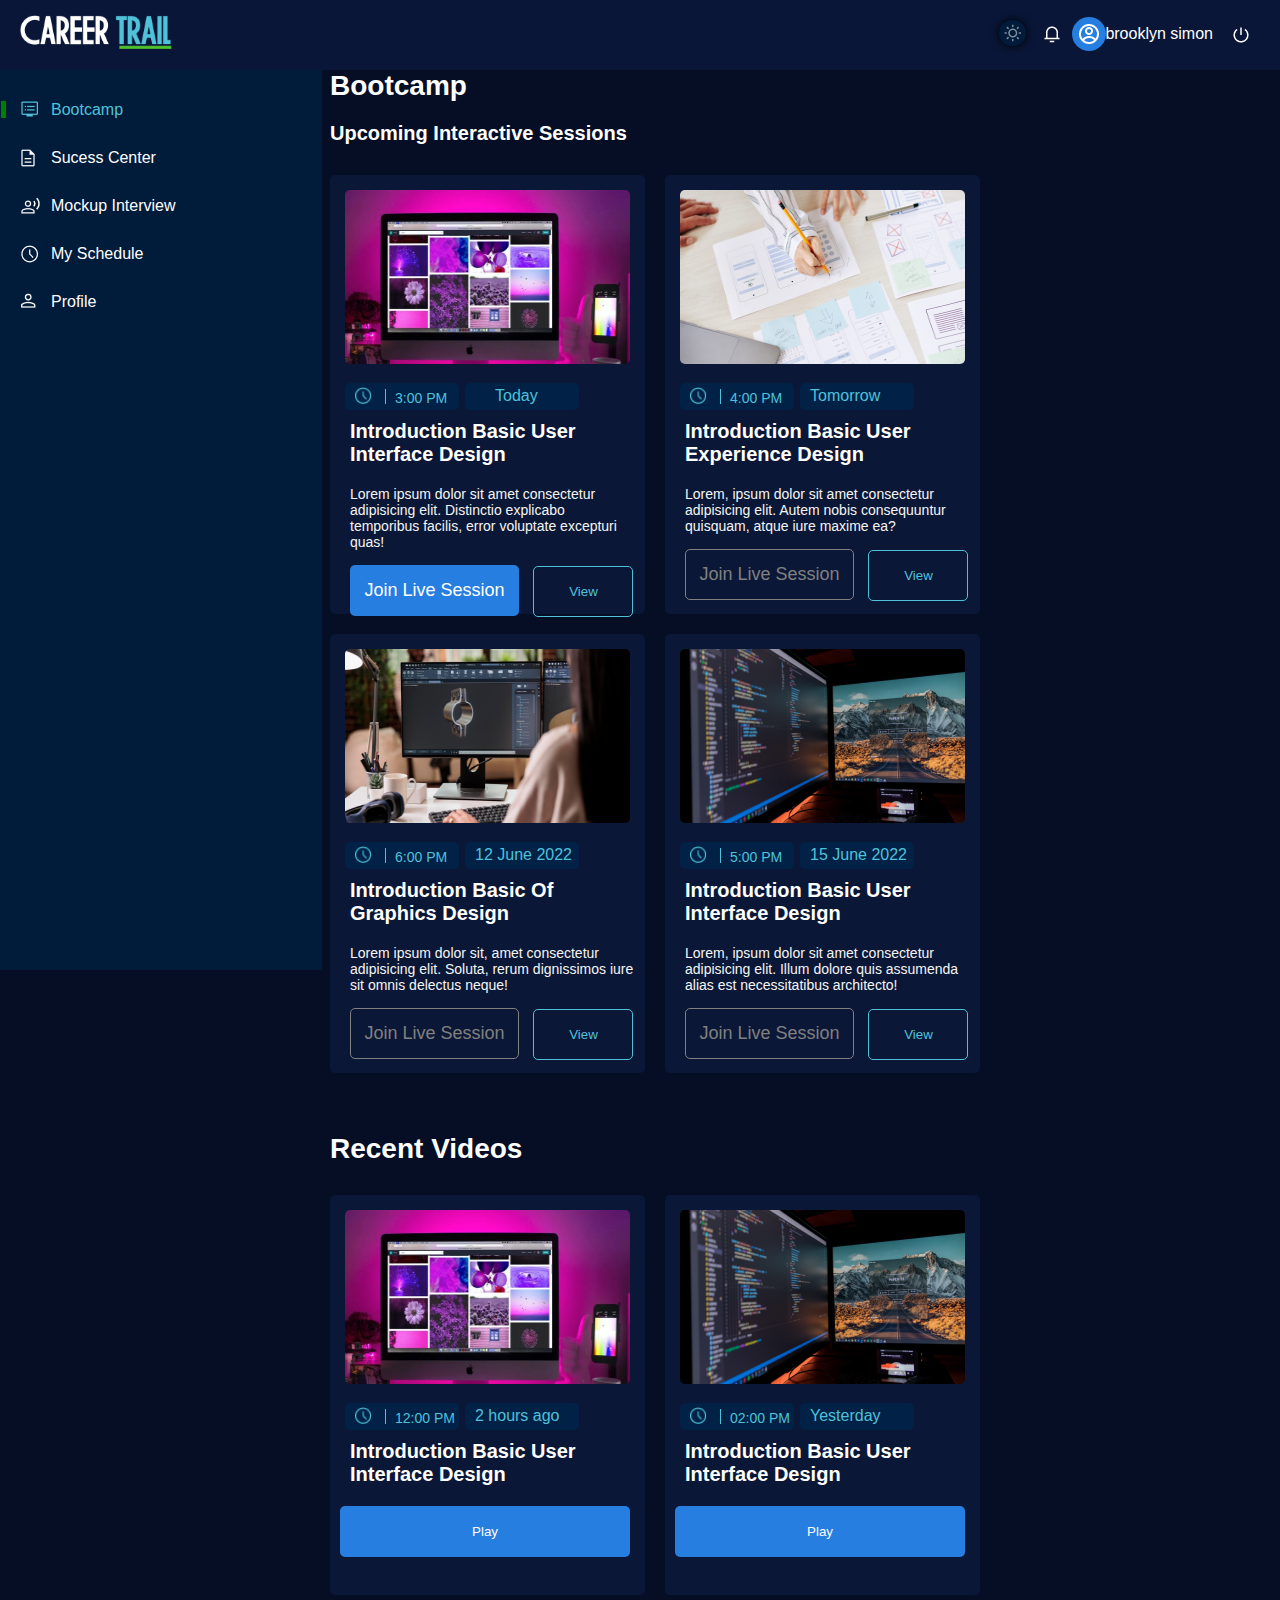
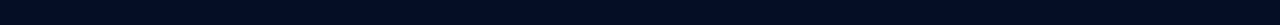
<file: bootcamp/index.html>
<!DOCTYPE html>
<html>

<head>
  <meta charset="utf-8" />
  <meta name="viewport" content="initial-scale=1, width=device-width" />

  <link rel="stylesheet" href="style.css" />
  <title>carrertrail - Bootcamp</title>
</head>

<body>
  <nav>
    <img src="carrertrail.png" width="152px" class="head">
    <div class="left-nav">
      <img src="dark.png" class="light" id="light">
      <img src="notify.png" class="notification">
      <img src="acc.png" class="acc">
      <a href="/carrer trail/profilepage" class="a">brooklyn simon</a>
      <a href="/carrer trail/loginpage"><img src="shutdown.png" class="exit"></a>
    </div>
  </nav>


  <div class="container">
    <div class="left">
      <ul>
        <li><a class="active" href="#"><img src="bootcamp icon.png"><span>Bootcamp</span></a></li>
        <li><a href="/carrer trail/succescenter"><img src="succes icon.png" alt=""><span>Sucess Center</span></a></li>
        <li><a href="/carrer trail/mockupInterview"><img src="mockup icon.png" alt=""><span>Mockup Interview</span></a>
        </li>
        <li><a href="/carrer trail/my Schedule"><img src="myschedule icon.png" alt=""><span>My Schedule</span></a></li>
        <li><a href="/carrer trail/profilepage"><img src="profile icon.png"><span>Profile</span></a></li>
      </ul>
    </div>

    <div class="right">
      <div class="notbox hidden">
        <div class="not-head">
        <div class="left-head">Notifications</div>
        <div class="right-head">❌</div>
        </div>
        <hr>
        <ul>
          <li><img src="notify.png"><span>Notification x</span></li><hr>
          <li><img src="notify.png"><span>Notification x</span></li><hr>
          <li><img src="notify.png"><span>Notification x</span></li><hr>
          <li><img src="notify.png"><span>Notification x</span></li><hr>
        </ul>
      </div>
      <h1 class="main">Bootcamp</h1>
      <h2>Upcoming Interactive Sessions</h2>
      <div class="box-container">
        <div class="box1">
          <img class="h1" src="img1.png" alt="">
          <div class="time1">
            <img src="watch.png">
            <div class="line"></div>
            <p>3:00 PM</p>
          </div>
          <div class="today">
            <p>Today</p>
          </div>
          <div class="footer1">
            <h1>Introduction Basic User Interface Design</h1>
            <p>Lorem ipsum dolor sit amet consectetur adipisicing elit. Distinctio explicabo temporibus facilis, error
              voluptate excepturi quas!</p>
            <button class="join">Join Live Session</button>
            <a href="/carrer trail/coursedetail"><button class="view">View</button></a>
          </div>
        </div>
        <div class="box2">
          <img class="h2" src="img2.png" alt="">
          <div class="time2">
            <img src="watch.png">
            <div class="line2"></div>
            <p>4:00 PM</p>
          </div>
          <div class="tomorrow">
            <p>Tomorrow</p>
          </div>
          <div class="footer2">
            <h1>Introduction Basic User Experience Design</h1>
            <p>Lorem, ipsum dolor sit amet consectetur adipisicing elit. Autem nobis consequuntur quisquam, atque iure
              maxime ea?</p>
            <button class="join2">Join Live Session</button>
            <a href="/carrer trail/coursedetail"><button class="view">View</button></a>
          </div>
        </div>
        <div class="box3">
          <img class="h3" src="img3.png" alt="">
          <div class="time3">
            <img src="watch.png">
            <div class="line3"></div>
            <p>6:00 PM</p>
          </div>
          <div class="date1">
            <p>12 June 2022</p>
          </div>
          <div class="footer3">
            <h1>Introduction Basic Of Graphics Design</h1>
            <p>Lorem ipsum dolor sit, amet consectetur adipisicing elit. Soluta, rerum dignissimos iure sit omnis
              delectus neque!</p>
            <button class="join3">Join Live Session</button>
            <a href="/carrer trail/coursedetail"><button class="view">View</button></a>
          </div>
        </div>
        <div class="box4">
          <img class="h4" src="img4.png" alt="">
          <div class="time4">
            <img src="watch.png">
            <div class="line4"></div>
            <p>5:00 PM</p>
          </div>
          <div class="date2">
            <p>15 June 2022</p>
          </div>
          <div class="footer4">
            <h1>Introduction Basic User Interface Design</h1>
            <p>Lorem, ipsum dolor sit amet consectetur adipisicing elit. Illum dolore quis assumenda alias est
              necessitatibus architecto!</p>
            <button class="join4">Join Live Session</button>
            <a href="/carrer trail/coursedetail"><button class="view">View</button></a>
          </div>
        </div>

      </div>
      <div class="video">
        <h1>Recent Videos</h1>
        <div class="box-container01">
          <div class="video1">
            <img class="h1" src="img1.png" alt="">
            <div class="time01">
              <img src="watch.png">
              <div class="line01"></div>
              <p>12:00 PM</p>
            </div>
            <div class="date01">
              <p>2 hours ago</p>
            </div>
            <div class="footer01">
              <h1>Introduction Basic User Interface Design</h1>
              <button class="play">Play</button>
            </div>
          </div>
            <div class="video2">
              <img class="h2" src="img4.png" alt="">
              <div class="time02">
                <img src="watch.png">
                <div class="line02"></div>
                <p>02:00 PM</p>
              </div>
              <div class="date02">
                <p>Yesterday</p>
              </div>
              <div class="footer02">
                <h1>Introduction Basic User Interface Design</h1>
                <button class="play">Play</button>
              </div>

            </div>
          </div>
        </div>

        <script src="script.js"></script>

</body>

</html>
</file>
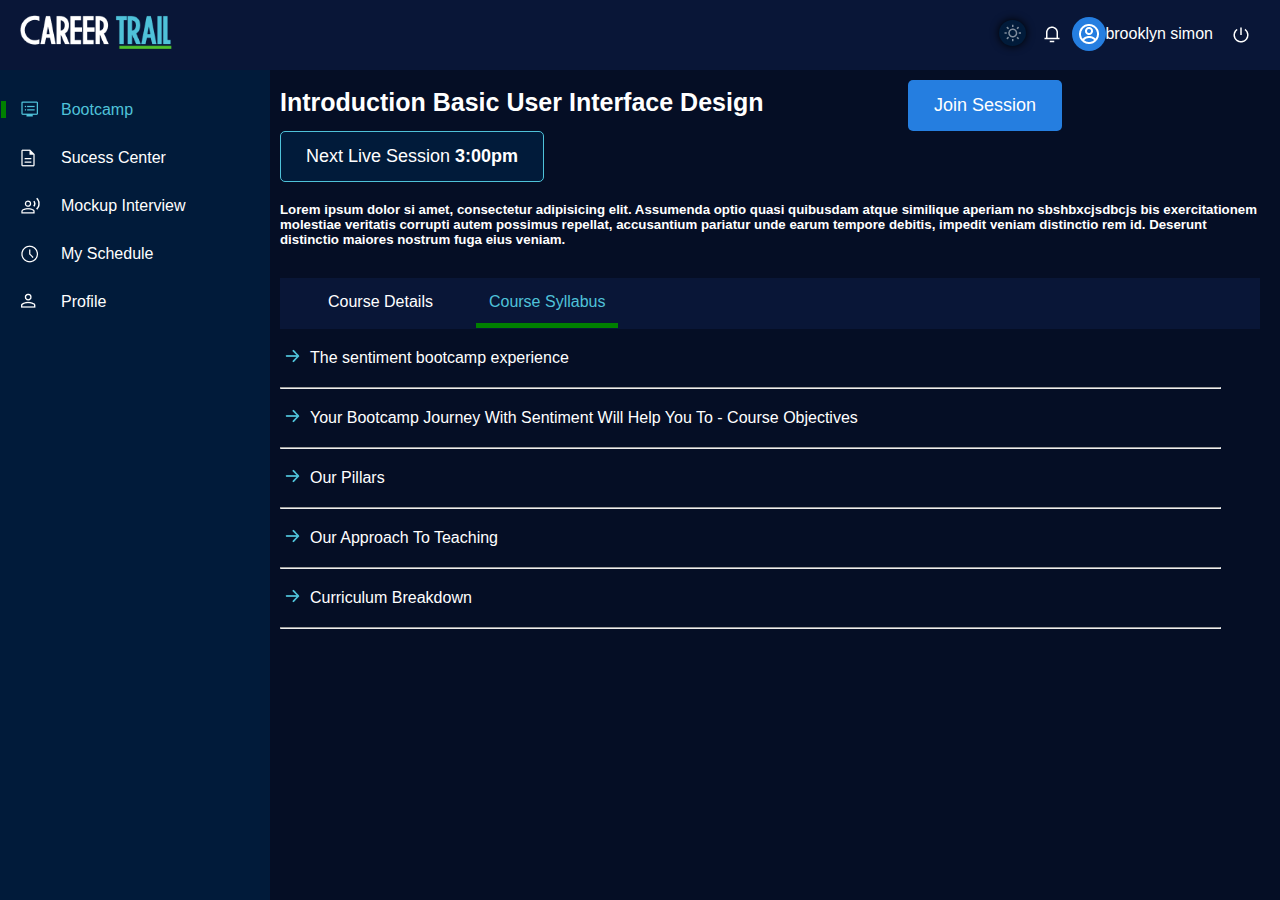
<file: course salybus/index.html>
<!DOCTYPE html>
<html lang="en">

<head>
    <meta charset="UTF-8">
    <meta name="viewport" content="width=device-width, initial-scale=1.0">
    <link rel="stylesheet" href="style.css">
    <title>carrer trail-course sallybus</title>
</head>

<body>
    <nav>
        <img src="carrertrail.png" width="152px" class="head">
        <div class="left-nav">
            <img src="dark.png" class="light" id="light">
            <img src="notify.png" class="notification">
            <img src="acc.png" class="acc">
            <a href="">brooklyn simon</a>
            <img src="shutdown.png" class="exit">
        </div>
    </nav>


    <div class="container">
        <div class="left">
            <ul>
                <li><a class="active" href="#"><img src="bootcamp icon.png"><span>Bootcamp</span></a></li>
                <li><a href="/carrer trail/succescenter"><img src="succes icon.png" alt=""><span>Sucess
                            Center</span></a></li>
                <li><a href="/carrer trail/mockupInterview"><img src="mockup icon.png" alt=""><span>Mockup
                            Interview</span></a></li>
                <li><a href="/carrer trail/my Schedule"><img src="myschedule icon.png" alt=""><span>My
                            Schedule</span></a></li>
                <li><a href="/carrer trail/profilepage"><img src="profile icon.png"><span>Profile</span></a></li>
            </ul>
        </div>


        <div class="right">


            <h1>Introduction Basic User Interface Design</h1>
            <button class="join">Join Session</button>
            <button class="next">Next Live Session <b> 3:00pm</b></button>
            <h5>Lorem ipsum dolor si amet, consectetur adipisicing elit. Assumenda optio quasi quibusdam atque
                similique aperiam no sbshbxcjsdbcjs bis exercitationem molestiae veritatis corrupti autem possimus
                repellat,
                accusantium pariatur unde earum tempore debitis, impedit veniam distinctio rem id. Deserunt
                distinctio maiores nostrum fuga eius veniam.</h5>
            <div class="centerbar">
                <ul>
                    <li><a href="/carrer trail/coursedetail">Course Details</a></li>
                    <li><a class="active" href="#">Course Syllabus</a></li>
                </ul>
            </div>

            <details>
                <summary><span>The sentiment bootcamp experience</span></summary>
                <div class="detail-box">Lorem, ipsum dolor sit amet consectetur adipisicing elit. Natus nihil, tempore
                    vero enim dicta laborcdnsncjkwsncd iosam delectus magni veniam est! Deleniti pariatur accusamus
                    placeat magnam quae?</div>
            </details>
            <hr>
            <details>
                <summary><span>Your Bootcamp Journey With Sentiment Will Help You To - Course Objectives</span></summary>
                <div class="detail-box">Lorem, ipsum dolor sit amet consectetur adipisicing elit. Natus nihil, tempore
                    vero enim dicta laborisklwjdlwejd osam delectus magni veniam est! Deleniti pariatur accusamus
                    placeat magnam quae?</div>
            </details>
            <hr>
            <details>
                <summary><span>Our Pillars</span></summary>
                <div class="detail-box">Lorem, ipsum dolor sit amet consectetur adipisicing elit. Natus nihil, tempore
                    vero enim dicta laboriosedcmwlemdcld am delectus magni veniam est! Deleniti pariatur accusamus
                    placeat magnam quae?</div>
            </details>
            <hr>
            <details>
                <summary><span>Our Approach To Teaching</span></summary>
                <div class="detail-box">Lorem, ipsum dolor sit amet consectetur adipisicing elit. Natus nihil, tempore
                    vero enim dicta laboriosam desnxlaksnxlasnx lectus magni veniam est! Deleniti pariatur accusamus
                    placeat magnam quae?</div>
            </details>
            <hr>
            <details>
                <summary><span>Curriculum Breakdown</span></summary>
                <div class="detail-box">Lorem, ipsum dolor sit amet consectetur adipisicing elit. Natus nihil, tempore
                    vero enim dicta laboriosam delecaxsnasnxax tus magni veniam est! Deleniti pariatur accusamus placeat
                    magnam quae?</div>
            </details>
            <hr>
        </div>


    </div>
    <script src="script.js"></script>
</body>

</html>
</file>
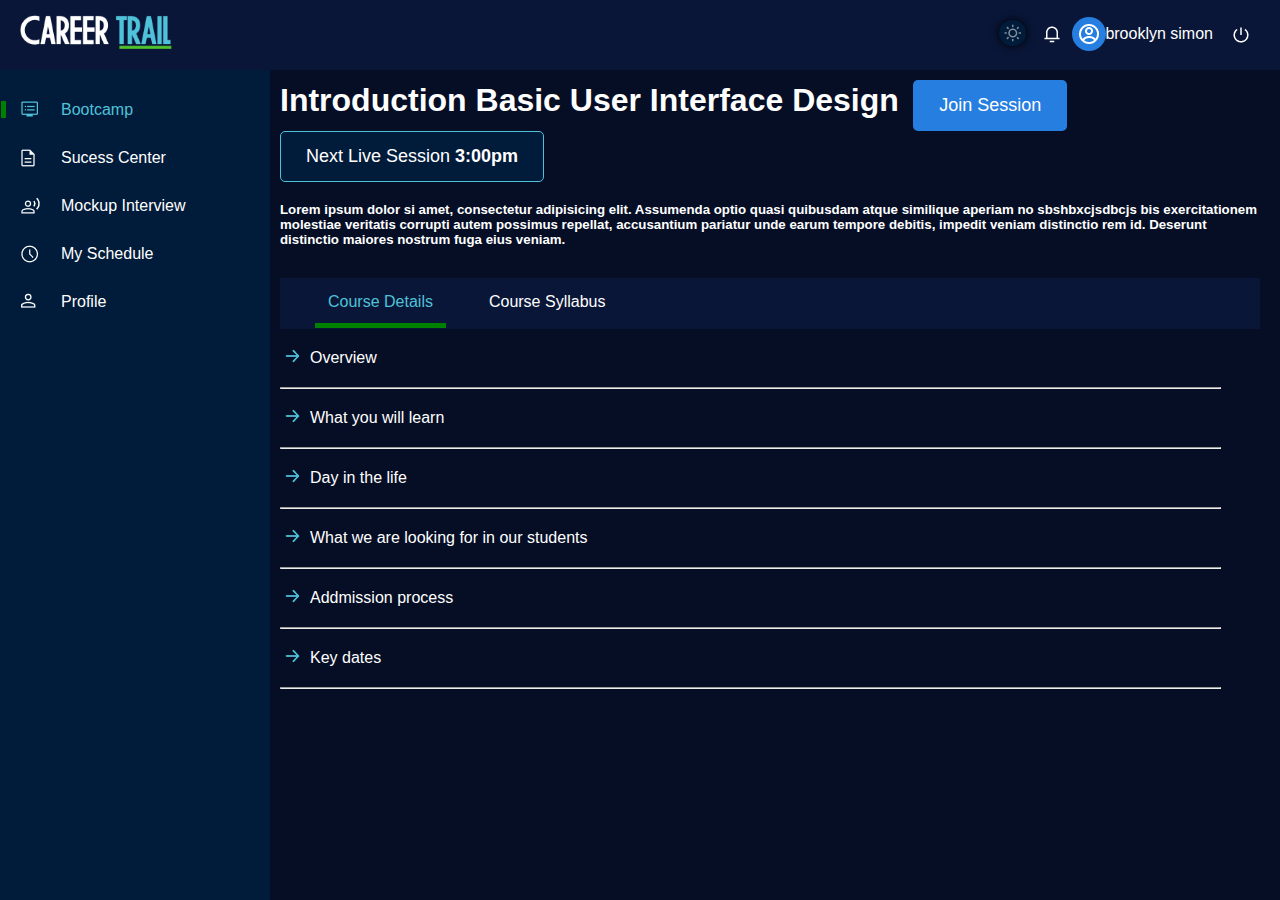
<file: coursedetail/index.html>
<!DOCTYPE html>
<html lang="en">

<head>
    <meta charset="UTF-8">
    <meta name="viewport" content="width=device-width, initial-scale=1.0">
    <title>carrertrail-courserdetail</title>
    <link rel="stylesheet" href="style.css">
</head>

<body>
    <nav>
        <img src="carrertrail.png" width="152px" class="head">
        <div class="left-nav">
          <img src="dark.png" class="light" id="light">
          <img src="notify.png" class="notification">
          <img src="acc.png" class="acc">
          <a href="">brooklyn simon</a>
          <img src="shutdown.png" class="exit">
        </div>
      </nav>
    
    
      <div class="container">
        <div class="left">
          <ul>
            <li><a class="active" href="/carrer trail/bootcamp"><img src="bootcamp icon.png"><span>Bootcamp</span></a></li>
            <li><a href="/carrer trail/succescenter"><img src="succes icon.png" alt=""><span>Sucess Center</span></a></li>
            <li><a href="/carrer trail/mockupInterview"><img src="mockup icon.png" alt=""><span>Mockup Interview</span></a></li>
            <li><a href="/carrer trail/my Schedule"><img src="myschedule icon.png" alt=""><span>My Schedule</span></a></li>
            <li><a href="/carrer trail/profilepage"><img src="profile icon.png"><span>Profile</span></a></li>
          </ul>
        </div>
        

        <div class="right">

                <h1>Introduction Basic User Interface Design</h1>
                <button class="join">Join Session</button>
                <button class="next">Next Live Session  <b> 3:00pm</b></button>
                <h5>Lorem ipsum dolor si amet, consectetur adipisicing elit. Assumenda optio quasi quibusdam atque
                    similique aperiam no sbshbxcjsdbcjs bis exercitationem molestiae veritatis corrupti autem possimus repellat,
                    accusantium pariatur unde earum tempore debitis, impedit veniam distinctio rem id. Deserunt
                    distinctio maiores nostrum fuga eius veniam.</h5>
                <div class="centerbar">
                    <ul>
                        <li><a class="active" href="#">Course Details</a></li>
                        <li><a href="/carrer trail/course salybus">Course Syllabus</a></li>
                    </ul>
                </div>

                <details>
                    <summary><span>Overview</span></summary>
                    <div class="detail-box">Lorem, ipsum dolor sit amet consectetur adipisicing elit. Natus nihil, tempore vero enim dicta laborcdnsncjkwsncd iosam delectus magni veniam est! Deleniti pariatur accusamus placeat magnam quae?</div>
                </details>
                <hr>
                <details>
                    <summary><span>What you will learn</span></summary>
                    <div class="detail-box">Lorem, ipsum dolor sit amet consectetur adipisicing elit. Natus nihil, tempore vero enim dicta laborisklwjdlwejd osam delectus magni veniam est! Deleniti pariatur accusamus placeat magnam quae?</div>
                </details>
                <hr>
                <details>
                    <summary><span>Day in the life</span></summary>
                    <div class="detail-box">Lorem, ipsum dolor sit amet consectetur adipisicing elit. Natus nihil, tempore vero enim dicta laboriosedcmwlemdcld am delectus magni veniam est! Deleniti pariatur accusamus placeat magnam quae?</div>
                </details>
                <hr>
                <details>
                    <summary><span>What we are looking for in our students</span></summary>
                    <div class="detail-box">Lorem, ipsum dolor sit amet consectetur adipisicing elit. Natus nihil, tempore vero enim dicta laboriosam desnxlaksnxlasnx lectus magni veniam est! Deleniti pariatur accusamus placeat magnam quae?</div>
                </details>
                <hr>
                <details>
                    <summary><span>Addmission process</span></summary>
                    <div class="detail-box">Lorem, ipsum dolor sit amet consectetur adipisicing elit. Natus nihil, tempore vero enim dicta laboriosam delecaxsnasnxax tus magni veniam est! Deleniti pariatur accusamus placeat magnam quae?</div>
                </details>
                <hr>
                <details>
                    <summary><span>Key dates</span></summary>
                    <div class="detail-box">Lorem, ipsum dolor sit amet consectetur adipisicing elit. Natus nihil, tempore vero enim dicta laboriosam delectaxnanxwnsx us magni veniam est! Deleniti pariatur accusamus placeat magnam quae?</div>
                </details>
                <hr>
        </div>
    </div>
    <script src="script.js"></script>
</body>

</html>
</file>
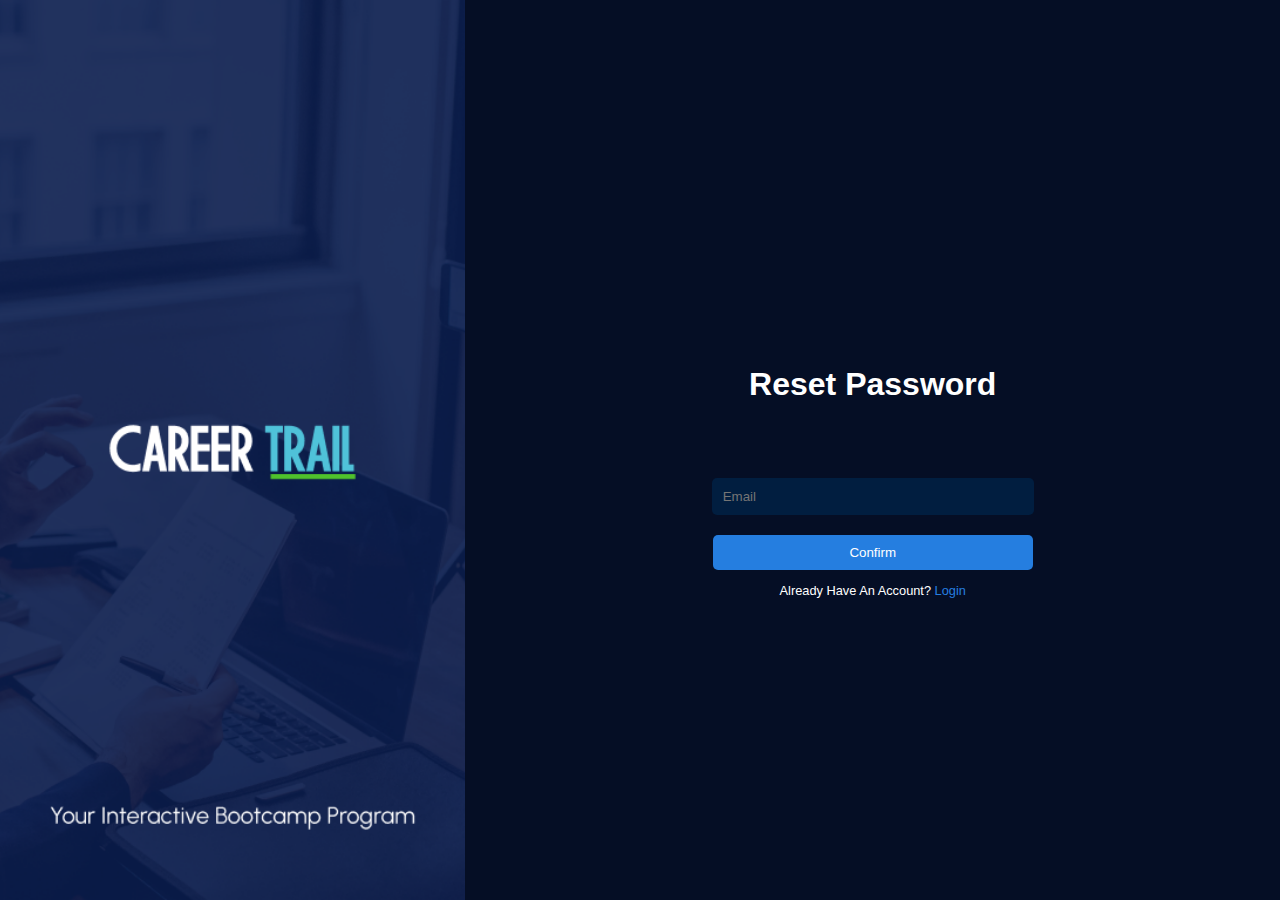
<file: forgetpage/index.html>
<!DOCTYPE html>
<html lang="en">
<head>
    <meta charset="UTF-8">
    <meta name="viewport" content="width=device-width, initial-scale=1.0">
    <link rel="stylesheet" href="style.css">
    <title>carrer trail - reset password</title>
</head>
<body>
    <div class="container">
        <div class="box1">
            
        </div>
        <div class="box2">
            <img class="logo" src="carrertrail.png">
            <div class="form">
                <form action="#" class="FORM">
                    <h2 class="heading">Reset Password</h2>
                    <input type="email" placeholder="Email" class="email"><br>
                    <button type="submit" class="btn">Confirm</button>
                    <p>Already Have An Account? <a href="/carrer trail/loginpage" class="register">Login</a></p>
                </form>
                <img class="foot" src="Your Interactive Bootcamp Program.png" width="100%" height="20px">
            </div>
        </div>
    </div>
</body>
</html>
</file>
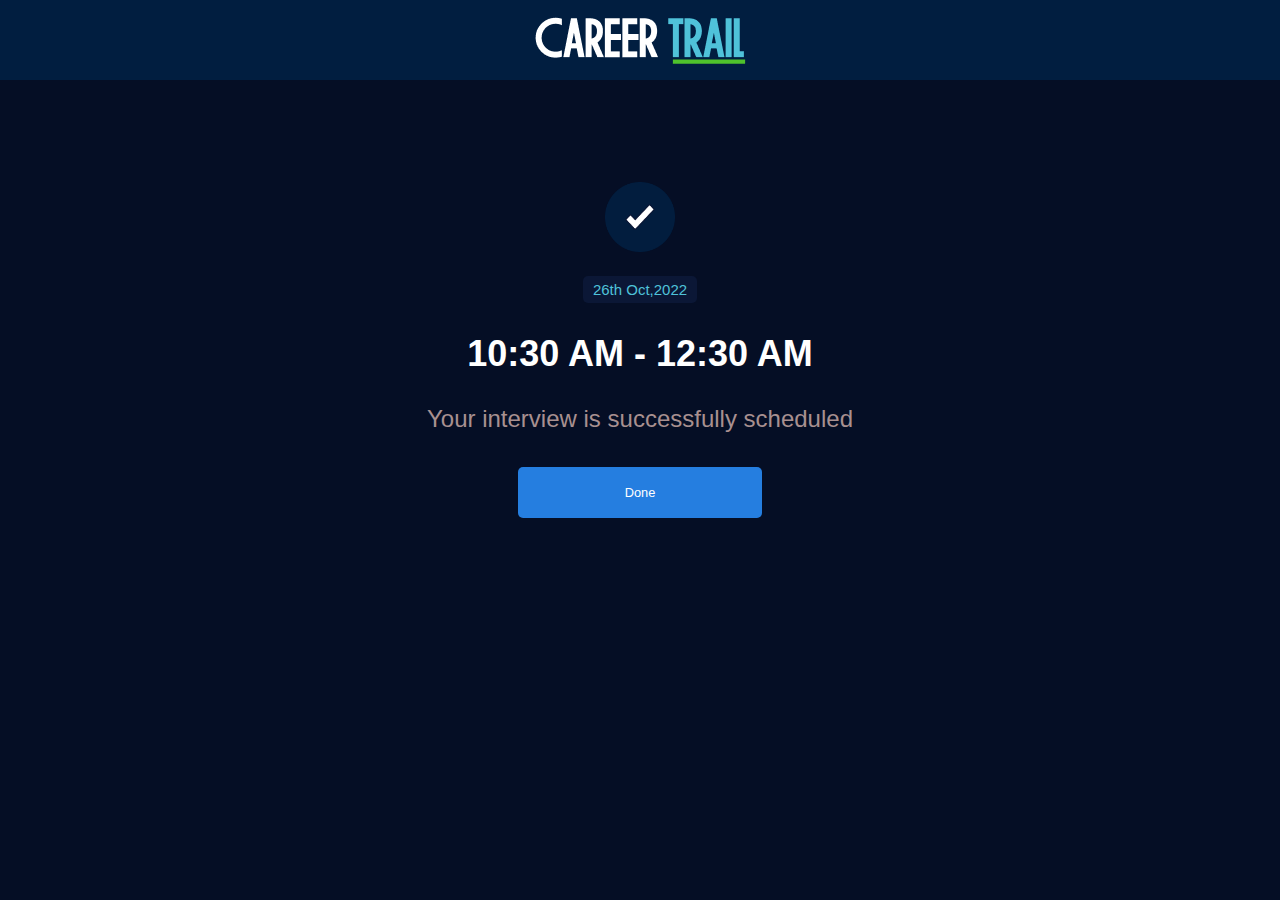
<file: interview schedule/index.html>
<!DOCTYPE html>
<html lang="en">
<head>
    <meta charset="UTF-8">
    <meta name="viewport" content="width=device-width, initial-scale=1.0">
    <link rel="stylesheet" href="style.css">
    <title>career trail - interview schedule</title>
</head>
<body>
    <nav class="navbar">
        <img class="heading" src="carrertrail.png">
    </nav>
    <div class="bottom">
    <img class="tick" src="tick.png" height="70px" width="70px"><br>
    <div class="date">26th Oct,2022</div>
    <h2 class="text">10:30 AM - 12:30 AM</h2>
    <p>Your interview is successfully scheduled</p>
    <a href="/carrer trail/pleasewait"><button class="ok">Done</button></a>
    </div>
</body>
</html>
</file>
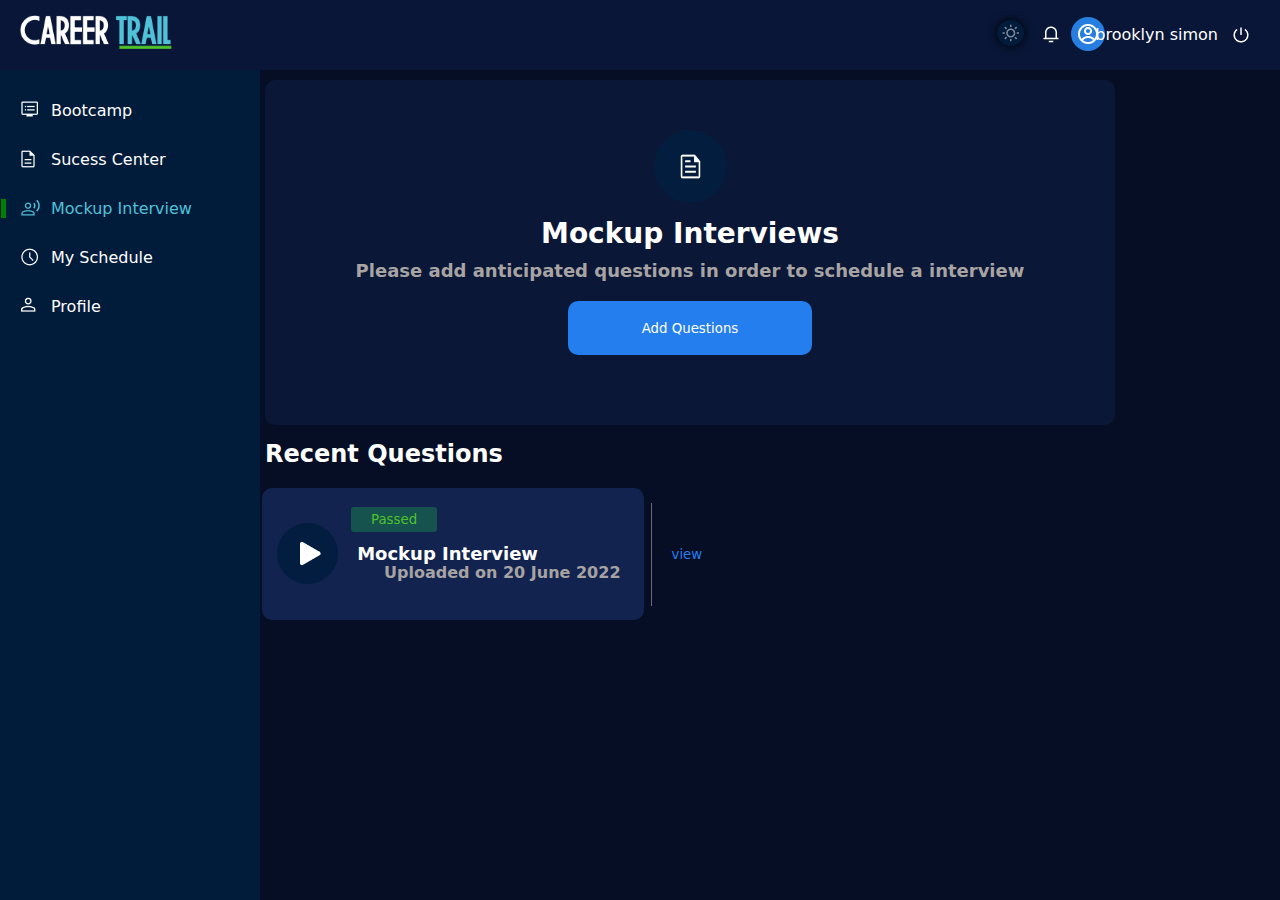
<file: mockupInterview/index.html>
<!DOCTYPE html>
<html lang="en">

<head>
    <meta charset="UTF-8">
    <meta name="viewport" content="width=device-width, initial-scale=1.0">
    <link rel="stylesheet" href="style.css">
    <title>carrertrail-Mockup interview</title>
</head>

<body>
    <nav>
        <img src="carrertrail.png" width="152px" class="head">
        <div class="left-nav">
          <img src="dark.png" class="light" id="light">
          <img src="notify.png" class="notification">
          <img src="acc.png" class="acc">
          <a href="">brooklyn simon</a>
          <img src="shutdown.png" class="exit">
        </div>
      </nav>
    
    
      <div class="container">
        <div class="left">
          <ul>
            <li><a href="/carrer trail/bootcamp"><img src="bootcamp no active.png"><span>Bootcamp</span></a></li>
            <li><a href="/carrer trail/succescenter"><img src="succes icon.png" alt=""><span>Sucess Center</span></a></li>
            <li><a class="active" href="#"><img src="mockup active.png" alt=""><span>Mockup Interview</span></a></li>
            <li><a href="/carrer trail/my Schedule"><img src="myschedule icon.png" alt=""><span>My Schedule</span></a></li>
            <li><a href="/carrer trail/profilepage"><img src="profile icon.png"><span>Profile</span></a></li>
          </ul>
        </div>


        <div class="right">
        <div class="right">
            <div class="box-1">
                <img src="quest.png" alt="">
                <h1>Mockup Interviews</h1>
                <h6>Please add anticipated questions in order to schedule a interview</h6>
                <button class="add-questions"><a href="/carrer trail/questions">Add Questions</a></button>
            </div>
            <h2 class="recent">Recent Questions</h2>
            <div class="box-2">
                <img src="video.png" alt="">
                <div class="passed"></div><button class="pass">Passed</button>
                <h5>Mockup Interview</h5>
                <h6>Uploaded on 20 June 2022</h6>
                <div class="line"></div>
                <a href="/carrer trail/recording"><button class="view">view</button></a>
            </div>
            </div>
        </div>
        <script src="script.js"></script>
</body>

</html>
</file>
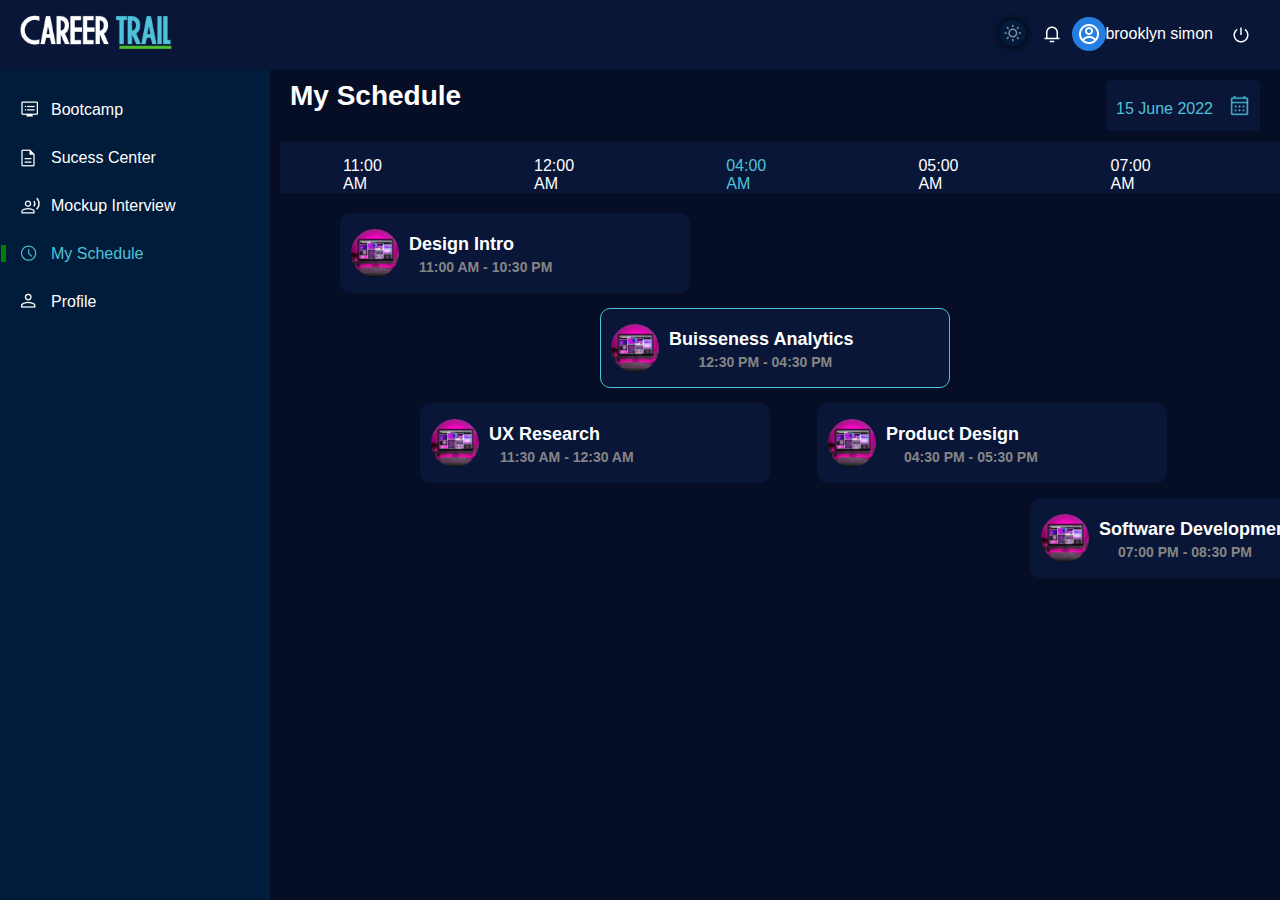
<file: my Schedule/index.html>
<!DOCTYPE html>
<html lang="en">
<head>
    <meta charset="UTF-8">
    <meta name="viewport" content="width=device-width, initial-scale=1.0">
    <link rel="stylesheet" href="style.css">
    <title>carrertrail - my schedule</title>
</head>
<body>
    <nav>
        <img src="carrertrail.png" width="152px" class="head">
        <div class="left-nav">
          <img src="dark.png" class="light" id="light">
          <img src="notify.png" class="notification">
          <img src="acc.png" class="acc">
          <a href="">brooklyn simon</a>
          <img src="shutdown.png" class="exit" >
        </div>
      </nav>
    
    
      <div class="container">
        <div class="left">
          <ul>
            <li><a href="/carrer trail/bootcamp"><img src="bootcamp no active.png"><span>Bootcamp</span></a></li>
            <li><a href="/carrer trail/succescenter"><img src="succes icon.png" alt=""><span>Sucess Center</span></a></li>
            <li><a href="/carrer trail/mockupInterview"><img src="mockup icon.png" alt=""><span>Mockup Interview</span></a></li>
            <li><a class="active" href="#"><img src="watch.png" alt=""><span>My Schedule</span></a></li>
            <li><a href="/carrer trail/profilepage"><img src="profile icon.png"><span>Profile</span></a></li>
          </ul>
        </div>


        <div class="right">
           <h1 class="my-schedule">My Schedule</h1>
           <button class="date"><p>15 June 2022</p><img src="calender.png" alt=""></button>

           <div class="centerbar">
            <ul>
                <li><p>11:00 AM</p></li>
                <li><p>12:00 AM</p></li>
                <li><p class="active">04:00 AM</p></li>
                <li><p>05:00 AM</p></li>
                <li><p>07:00 AM</p></li>
                <li><p>08:00 AM</p></li>
            </ul>
           </div>

           <div class="div-box">
            <div class="box1">
                <img src="div1.png" alt="">
                <h1>Design Intro</h1>
                <h2>11:00 AM - 10:30 PM</h2>
            </div>
            <div class="box2">
                <img src="div1.png" alt="">
                <h1>Buisseness Analytics</h1>
                <h2>12:30 PM - 04:30 PM</h2>
            </div>
            <div class="box3">
                <img src="div1.png" alt="">
                <h1>UX Research</h1>
                <h2>11:30 AM - 12:30 AM</h2>
            </div>
            <div class="box4">
                <img src="div1.png" alt="">
                <h1>Product Design</h1>
                <h2>04:30 PM - 05:30 PM</h2>
            </div>
            <div class="box5">
                <img src="div1.png" alt="">
                <h1>Software Development</h1>
                <h2>07:00 PM - 08:30 PM</h2>
            </div>
           </div>
        </div>
        <script src="script.js"></script>
</body>
</html>
</file>
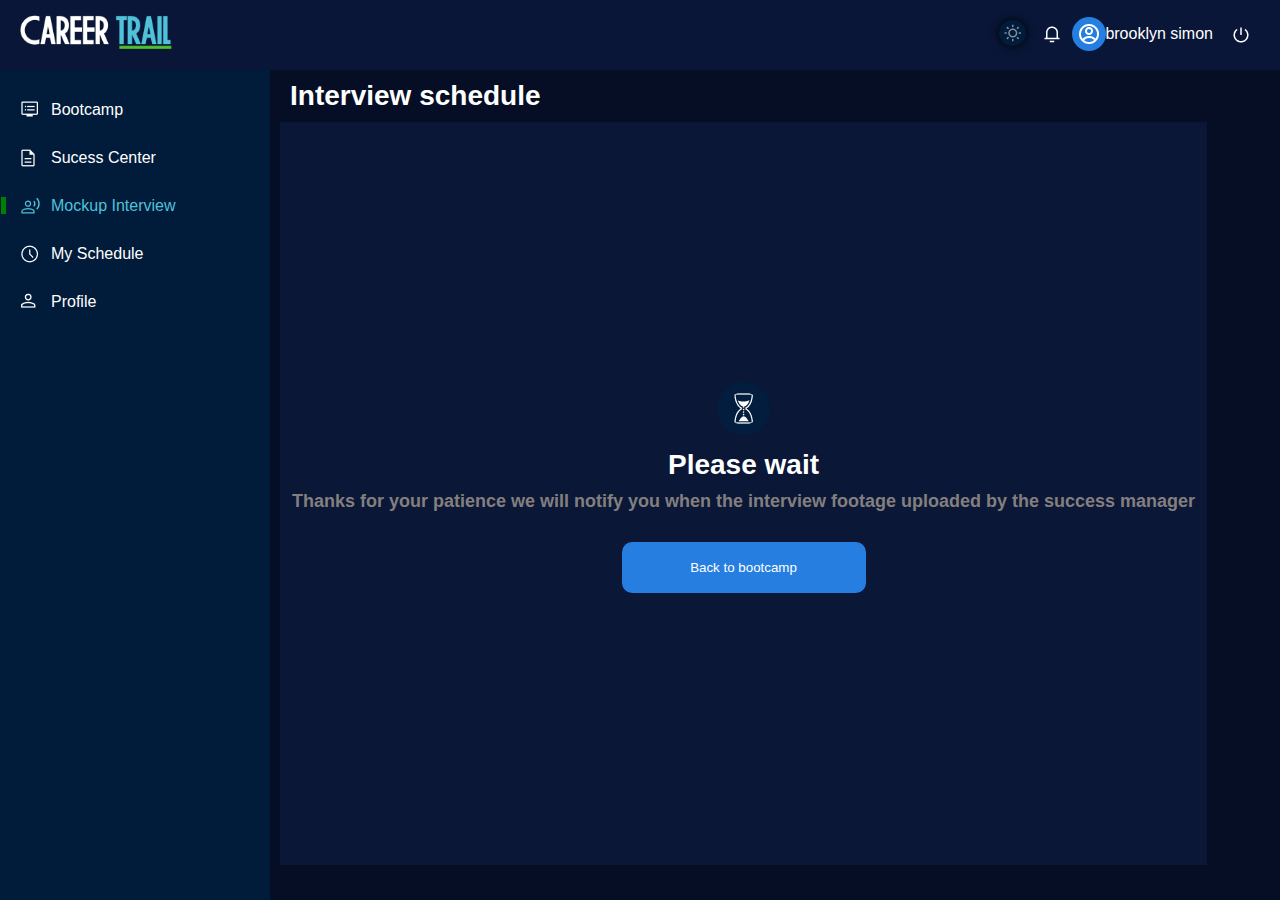
<file: pleasewait/index.html>
<!DOCTYPE html>
<html lang="en">
<head>
    <meta charset="UTF-8">
    <meta name="viewport" content="width=device-width, initial-scale=1.0">
    <link rel="stylesheet" href="style.css">
    <title>career trail - please wait</title>
</head>
<body>
    <nav>
        <img src="carrertrail.png" width="152px" class="head">
        <div class="left-nav">
          <img src="dark.png" class="light" id="light">
          <img src="notify.png" class="notification">
          <img src="acc.png" class="acc">
          <a href="">brooklyn simon</a>
          <img src="shutdown.png" class="exit">
        </div>
      </nav>
    
    
      <div class="container">
        <div class="left">
          <ul>
            <li><a href="/carrer trail/bootcamp"><img src="bootcamp no active.png"><span>Bootcamp</span></a></li>
            <li><a href="/carrer trail/succescenter"><img src="succes icon.png" alt=""><span>Sucess Center</span></a></li>
            <li><a class="active" href="#"><img src="mockup active.png" alt=""><span>Mockup Interview</span></a></li>
            <li><a href="/carrer trail/my Schedule"><img src="myschedule icon.png" alt=""><span>My Schedule</span></a></li>
            <li><a href="/carrer trail/profilepage"><img src="profile icon.png"><span>Profile</span></a></li>
          </ul>
        </div>


        <div class="right">
            <h3>Interview schedule</h3>
            <div class="inner-right">
                <img src="wait.png">
                <h4>Please wait</h4>
                <h5>Thanks for your patience we will notify you when the interview footage uploaded by the success manager</h5>
                <a href="/carrer trail/bootcamp"><button class="back">Back to bootcamp</button></a>
            </div>
        </div>

        <script src="script.js"></script>

</body>
</html>
</file>
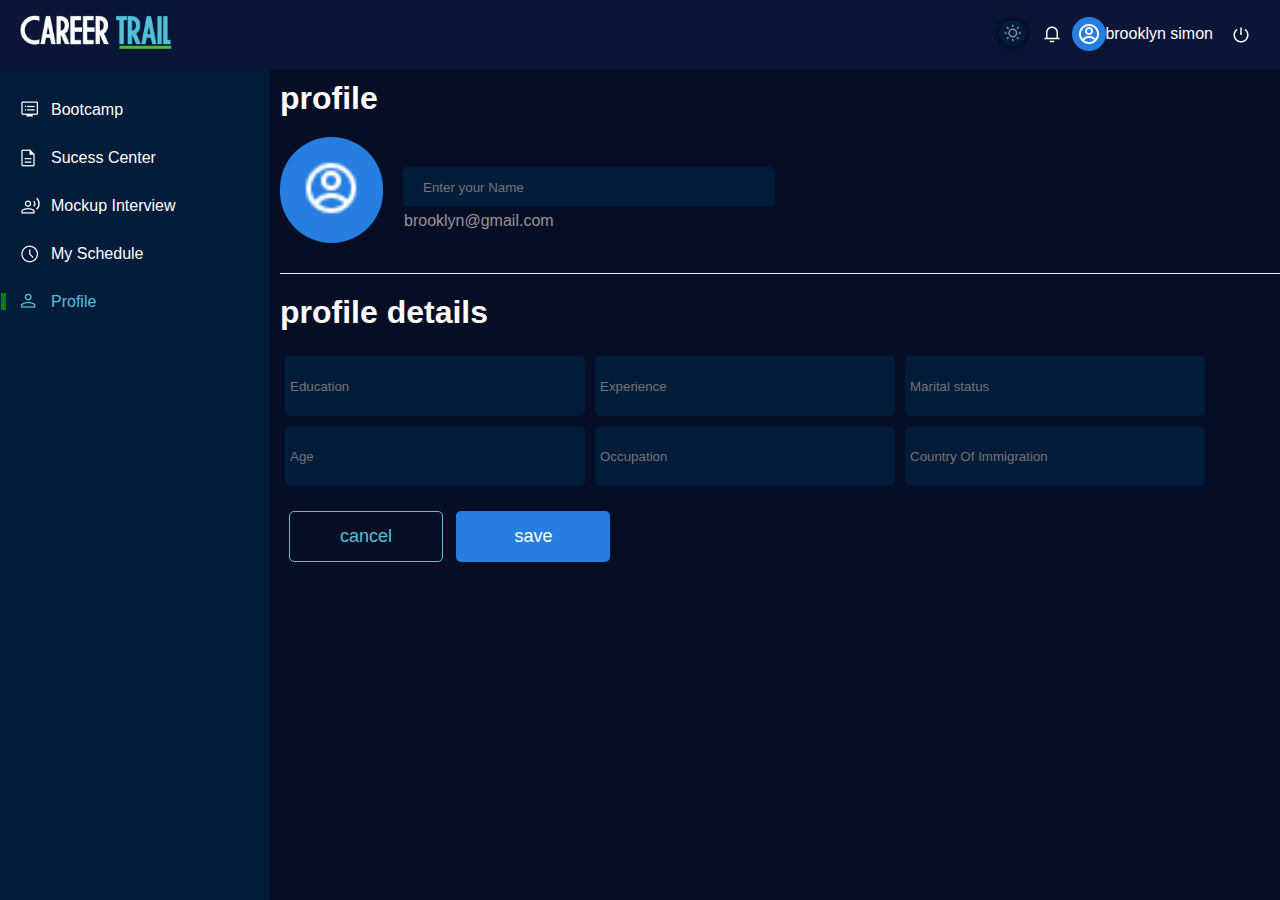
<file: profilepage/index.html>
<!DOCTYPE html>
<html>

<head>
  <meta charset="utf-8" />
  <meta name="viewport" content="initial-scale=1, width=device-width" />
  <script src="https://code.jquery.com/jquery-3.4.1.js"></script>
  <script src="script.js"></script>

  <link rel="stylesheet" href="style.css" />
  <title>carrertrail - profile</title>
</head>

<body>
  <nav>
    <img src="carrertrail.png" width="152px" class="head">
    <div class="left-nav">
      <img src="dark.png" class="light" id="light">
      <img src="notify.png" class="notification">
      <img src="acc.png" class="acc">
      <a href="">brooklyn simon</a>
      <img src="shutdown.png" class="exit" onclick="">
    </div>
  </nav>

  <div class="container">
    <div class="left">
      <ul>
        <li><a href="/carrer trail/bootcamp"><img src="bootcamp no active.png"><span>Bootcamp</span></a></li>
        <li><a href="/carrer trail/succescenter"><img src="succes icon.png" alt=""><span>Sucess Center</span></a></li>
        <li><a href="/carrer trail/mockupInterview"><img src="mockup icon.png" alt=""><span>Mockup Interview</span></a>
        </li>
        <li><a href="/carrer trail/my Schedule"><img src="myschedule icon.png" alt=""><span>My Schedule</span></a></li>
        <li><a class="active" href="#"><img src="profile green.png"><span>Profile</span></a></li>
      </ul>
    </div>

    <div class="right">
      <h1>profile</h1>
      <div class="top">
      <div class="main-file-box">
        <input type="file" name="file" class="file" hidden>
        <img src="acc.png" width="60px" class="profile-logo">
      </div>
      <input type="text" placeholder="Enter your Name" class="name">
      <a href="">brooklyn@gmail.com</a>
    </div>
      <div class="line"></div>
      <h1>profile details</h1>
      <div class="buttons">
        <ul>
          <li><input type="text" placeholder="Education" class=""></li>
          <li><input type="text" placeholder="Experience" class=""></li>
          <li><input type="text" placeholder="Marital status" class=""></li>
          <li><input type="text" placeholder="Age" class=""></li>
          <li><input type="text" placeholder="Occupation" class=""></li>
          <li><input type="text" placeholder="Country Of Immigration" class=""></li>
        </ul>
      </div>
      <a href="/carrer trail/bootcamp"><button class="cancel">cancel</button></a>
      <a href="/carrer trail/bootcamp"><button class="save">save</button></a>
    </div>

    <script src="script.js">

    </script>
</body>

</html>
</file>
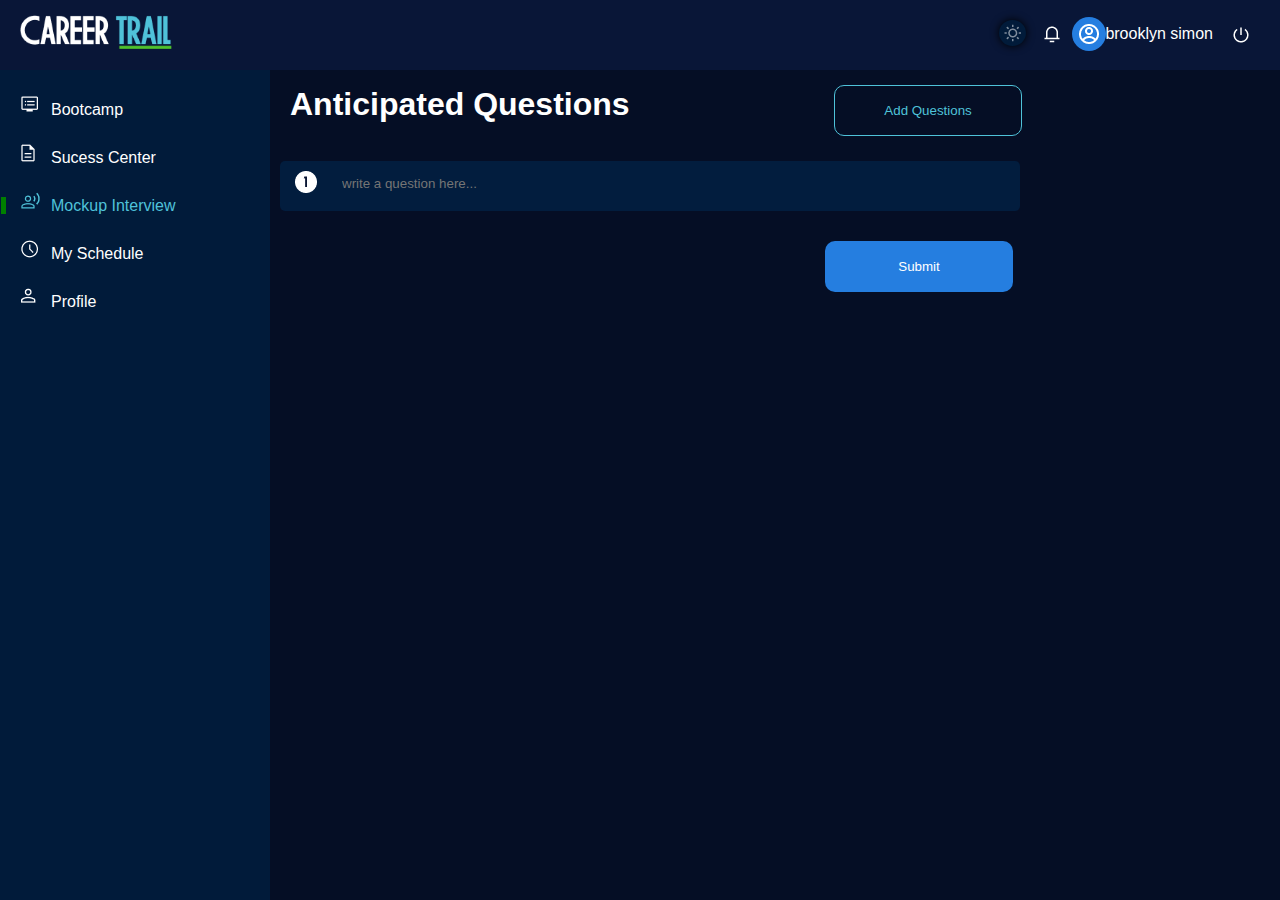
<file: questions/index.html>
<!DOCTYPE html>
<html lang="en">
<head>
    <meta charset="UTF-8">
    <meta name="viewport" content="width=device-width, initial-scale=1.0">
    <link rel="stylesheet" href="style.css">
    <title>carrer trail - questions</title>
</head>
<body>
    <nav>
        <img src="carrertrail.png" width="152px" class="head">
        <div class="left-nav">
          <img src="dark.png" class="light" id="light">
          <img src="notify.png" class="notification">
          <img src="acc.png" class="acc">
          <a href="">brooklyn simon</a>
          <img src="shutdown.png" class="exit">
        </div>
      </nav>
    
    
      <div class="container">
        <div class="left">
          <ul>
            <li><a href="/carrer trail/bootcamp"><img src="bootcamp no active.png"><span>Bootcamp</span></a></li>
            <li><a href="/carrer trail/succescenter"><img src="succes icon.png" alt=""><span>Sucess Center</span></a></li>
            <li><a class="active" href="/carrer trail/mockupInterview"><img src="mockup active.png" alt=""><span>Mockup Interview</span></a></li>
            <li><a  href="/carrer trail/my Schedule/"><img src="myschedule icon.png" alt=""><span>My Schedule</span></a></li>
            <li><a href="/carrer trail/profilepage"><img src="profile icon.png"><span>Profile</span></a></li>
          </ul>
        </div>


        <div class="right">
            <h1>Anticipated Questions</h1>
            <button class="add" onclick="addTask()">Add Questions</button>
            <div class="question">
                <img src="Group 1000001074.png" alt="">
                <input type="text" placeholder="write a question here..." id="inp-box">
            </div>
            <ul id="list">
                <!-- <li>question 1</li>
                <li>question 2</li>
                <li>question 3</li> -->
            </ul>
            <a href="/carrer trail/thanks shedula"><button class="submit">Submit</button><a>
            </button>
        </div>

        <script src="script.js"></script>
</body>
</html>
</file>
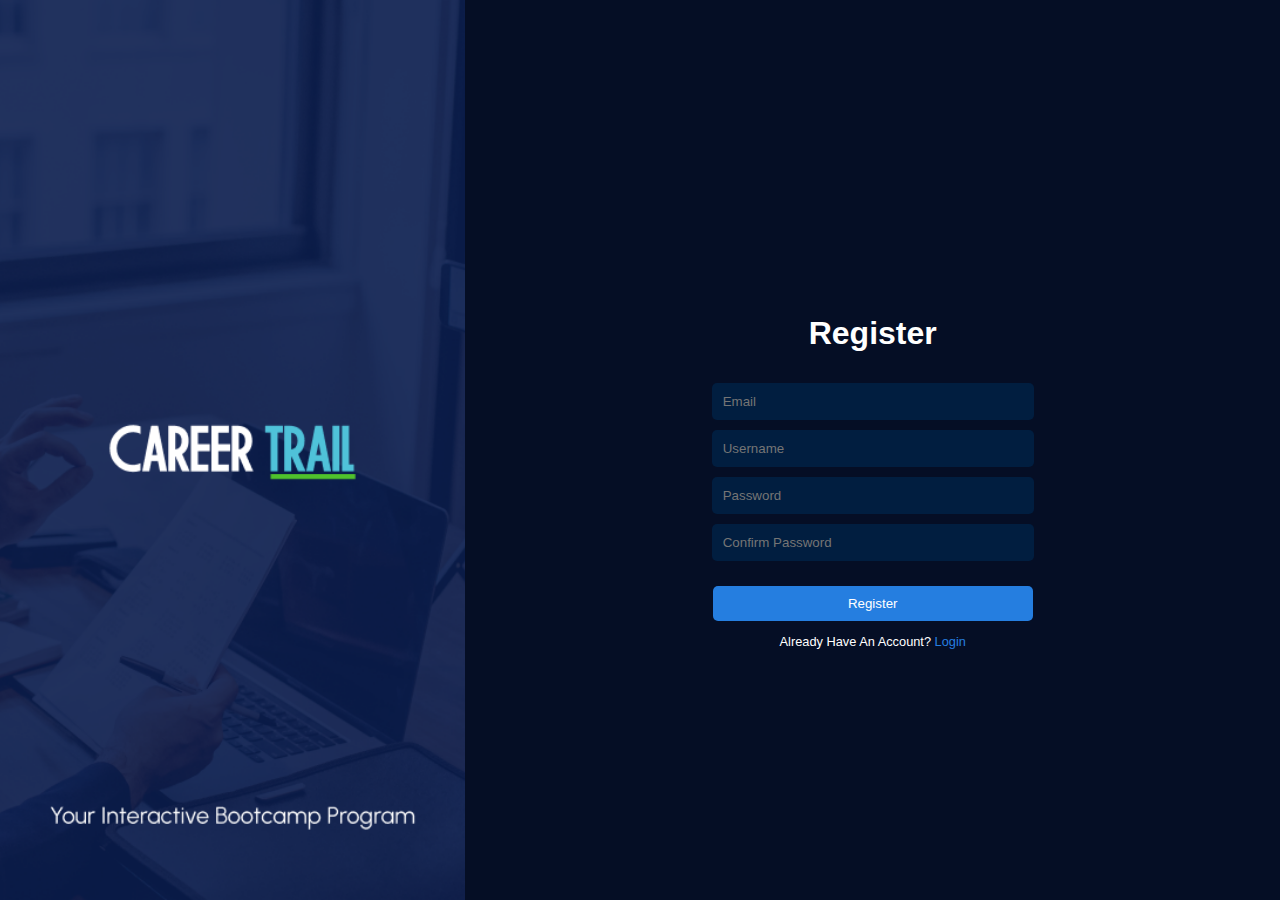
<file: registerpage/index.html>
<!DOCTYPE html>
<html lang="en">
<head>
    <meta charset="UTF-8">
    <meta name="viewport" content="width=device-width, initial-scale=1.0">
    <link rel="stylesheet" href="style.css">
    <title>carrer trail - register</title>
</head>
<body>
    <div class="container">
        <div class="box1">
            
        </div>
        <div class="box2">
            <img class="logo" src="carrertrail.png">
            <div class="form">
                <form action="#" class="FORM">
                    <h2 class="heading">Register</h2>
                    <input type="email" placeholder="Email" class="email" required><br>
                    <input type="text" placeholder="Username" class="username" required><br>
                    <input type="password" placeholder="Password" class="password" required><br>
                    <input type="password" placeholder="Confirm Password" class="password" required><br>
                    <button type="submit" class="btn"><a href="/carrer trail/thankpage">Register</a></button>
                    <p>Already Have An Account? <a href="/carrer trail/loginpage" class="register">Login</a></p>
                </form>
                <img class="foot" src="Your Interactive Bootcamp Program.png" width="100%" height="20px">
            </div>
        </div>
    </div>
</body>
</html>
</file>
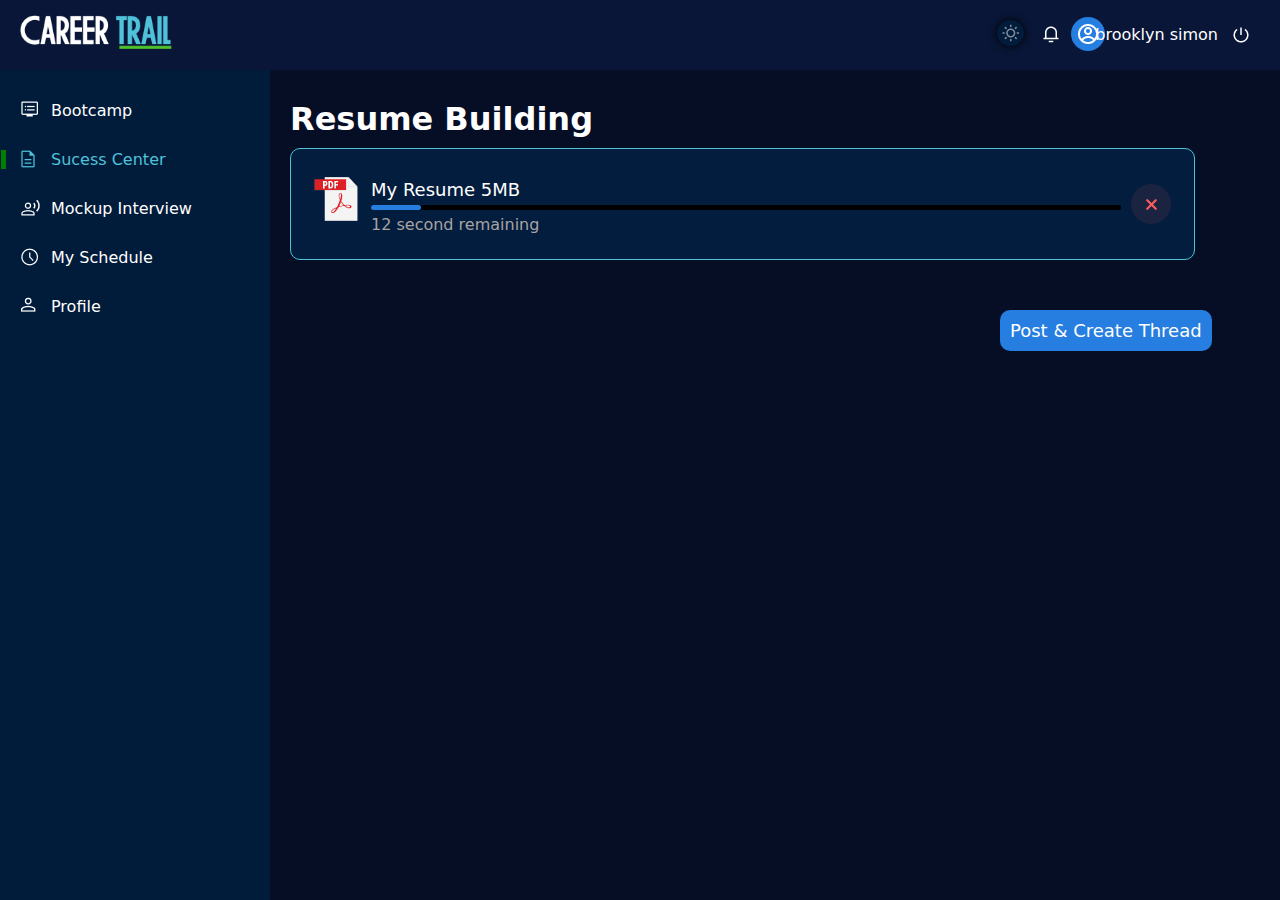
<file: resumeprogress/index.html>
<!DOCTYPE html>
<html lang="en">

<head>
    <meta charset="UTF-8">
    <meta name="viewport" content="width=device-width, initial-scale=1.0">
    <link rel="stylesheet" href="style.css">
    <title>careertrail-progress</title>
</head>

<body>
    <nav>
        <img src="carrertrail.png" width="152px" class="head">
        <div class="left-nav">
          <img src="dark.png" class="light" id="light">
          <img src="notify.png" class="notification">
          <img src="acc.png" class="acc">
          <a href="">brooklyn simon</a>
          <img src="shutdown.png" class="exit">
        </div>
      </nav>
    
    
      <div class="container">
        <div class="left">
          <ul>
            <li><a href="/carrer trail/bootcamp"><img src="bootcamp no active.png"><span>Bootcamp</span></a></li>
            <li><a class="active"  href="/carrer trail/succescenter"><img src="succes active.png" alt=""><span>Sucess Center</span></a></li>
            <li><a href="/carrer trail/mockupInterview"><img src="mockup icon.png" alt=""><span>Mockup Interview</span></a></li>
            <li><a href="/carrer trail/my Schedule"><img src="myschedule icon.png" alt=""><span>My Schedule</span></a></li>
            <li><a href="/carrer trail/profilepage"><img src="profile icon.png"><span>Profile</span></a></li>
          </ul>
        </div>


        <div class="right">
            <h1>Resume Building</h1>
            <div class="progress">
                <img class="pdf" src="pdf.png" alt="">
                <label>My Resume 5MB</label>
                <div class="main-progressbar">
                    <div class="progress-bar">

                    </div>
                </div>
                <label class="time">12 second remaining</label>
                <img class="cross" src="cross.png" alt="">

            </div>
            <button class="post">Post & Create Thread</button>
        </div>
        <script src="script.js"></script>
</body>

</html>
</file>
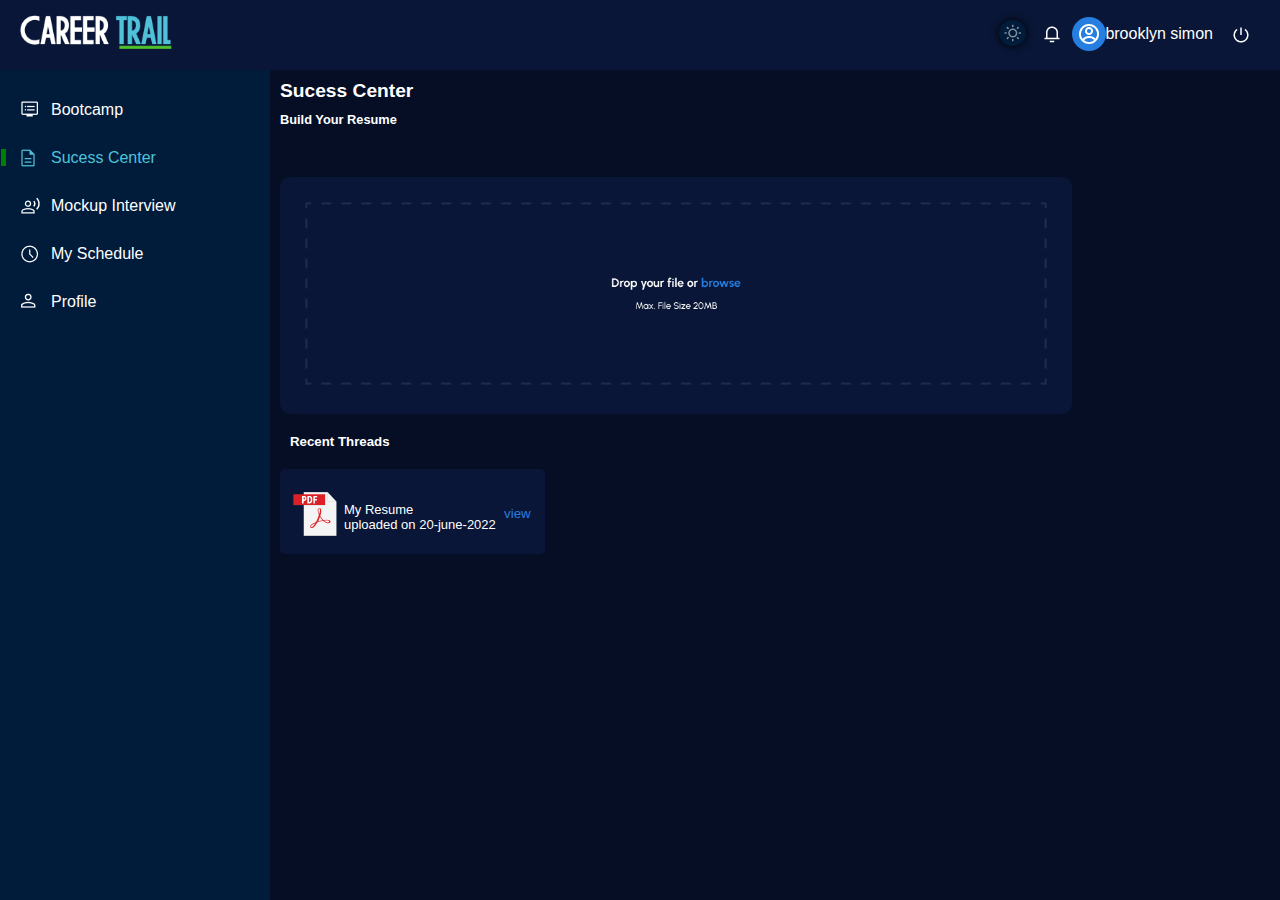
<file: succescenter/index.html>
<!DOCTYPE html>
<html lang="en">
<head>
    <meta charset="UTF-8">
    <meta name="viewport" content="width=device-width, initial-scale=1.0">
    <link rel="stylesheet" href="style.css">
    <title>carrertrail-succes center</title>
</head>
<body>
    <nav>
        <img src="carrertrail.png" width="152px" class="head">
        <div class="left-nav">
          <img src="dark.png" class="light" id="light">
          <img src="notify.png" class="notification">
          <img src="acc.png" class="acc">
          <a href="/carrer trail/profilepage">brooklyn simon</a>
          <img src="shutdown.png" class="exit">
        </div>
      </nav>
    
    
      <div class="container">
        <div class="left">
          <ul>
            <li><a href="/carrer trail/bootcamp"><img src="bootcamp no active.png"><span>Bootcamp</span></a></li>
            <li><a class="active" href="/carrer trail/succescenter"><img src="succes active.png" alt=""><span>Sucess Center</span></a></li>
            <li><a href="/carrer trail/mockupInterview"><img src="mockup icon.png" alt=""><span>Mockup Interview</span></a></li>
            <li><a  href="/carrer trail/my Schedule"><img src="myschedule icon.png" alt=""><span>My Schedule</span></a></li>
            <li><a href="/carrer trail/profilepage"><img src="profile icon.png"><span>Profile</span></a></li>
          </ul>
        </div>
        <div class="right">
            <h1 class="sucess">Sucess Center</h1>
            <h2 class="sucess-2">Build Your Resume</h2>
            <div class="main-file-box">
                <input type="file" name="file" id="file" hidden>
                <img class="upload" src="line.png" alt="">
            </div>
            <div class="file-wrapper">
                <h5>Recent Threads</h5>
                <div class="file-box">
                    <img src="pdf.png" alt="">
                    <label>My Resume <br> uploaded on 20-june-2022</label>
                    <a href="/carrer trail/threadspage"><button class="view-btn">view</button></a>
                </div>
            </div>
        </div>
    </div>

    <script src="script.js"></script>
</body>
</html>
</file>
<file: bootcamp/style.css>
* {
  padding: 0;
  margin: 0;
  box-sizing: border-box;
}
:root{
  --primary-color: white;
  --secondary-color: #050E25
  
}
.light-theme{
  --primary-color: #050E25;
  --secondary-color: white
}

nav {
    background: #091637;
    width: 100vw;
    position: fixed;
    height: 70px;
}

.hidden{
  display: none;
}

body {
  background: var(--secondary-color);
  overflow-y: scroll;
  font-family: 'Gill Sans', 'Gill Sans MT', Calibri, 'Trebuchet MS', sans-serif;
  transition: all .5s;
}

.logo {
  color: white;
  position: absolute;
  top: 21px;
  left: 5px;
  display: none;
}

.head {
  margin: 10px 20px;
}

.left-nav {
  display: inline;
  float: right;
}

.light {
  margin: 20px 4px;
  cursor: pointer;
  padding: 4px;
  background: #011B3A;
  border-radius: 100%;
  box-shadow: 0 0 9px 0px black;
}

.dark {
  margin: 23px 0px;
  cursor: pointer;
}

.notification {
  margin-block: 23px;
  margin-left: 9px;
  cursor: pointer;

}

.acc {
  padding: 5px;
  background: #257EE0;
  border-radius: 100%;
  margin: 15px 6px;
  margin-right: 100px;
  cursor: pointer;
}

.a {
  color: white;
  text-decoration: none;
  margin: 10px 10px;
  position: absolute;
  background: transparent;
  top: 15px;
  right: 57px;
  cursor: pointer;
}

.exit {
  margin: 22px;
  margin-right: 30px;
  cursor: pointer;
}

.left {
    background: #011B3A;
    width: 322px;
    height: 100vh;
    margin-top: 70px;
    display: inline-flex;
    position: fixed;
    border-right: 1px solid #011B3A;
}

.left ul {
  padding: 1px;
}

.left ul li {
  list-style: none;
  margin-top: 30px;
}

.left ul li a {
  font-size: 1rem;
  padding-left: 45px;
  text-decoration: none;
  color: white;
  border-left: 5px solid transparent;
}

.left ul li img {
  margin-left: 24px;
}

.left ul li .active {
  border-left: 5px solid green;
  color: #4FC2D9;

}

.left ul li a:hover {
  border-left: 5px solid green;
  color: #4FC2D9;
}

.left ul li img {
  margin-right: 10px;
  margin-left: -30px;
  position: absolute;
}

.container {
  display: flex;
}
.right{
  padding: 20px;
    margin-left: 300px;
    margin-top: 50px;
}
.notbox{
  width: 312px;
  height: 100vw;
  background: var(--secondary-color);
  position: fixed;
  margin-left: 703px;
  margin-top: 10px;
  border: 1px solid var(--primary-color);
  overflow-y: scroll;
  right: 1%;
  transition: all .5s;
}
.notbox ul{
  margin: 10px 10px;
}
.notbox ul li{
  margin: 20px 0px;
  list-style: none;
  color: var(--primary-color);
}
.notbox ul li img{
  padding: 5px;
  background: #043066;
  border-radius: 100%;
  position: absolute;
}
.notbox ul li span{
  display: inline-block;
  margin-block: 5px;
  margin-left: 40px;
}
.not-head{
  justify-content: space-between;
  display: flex;
  margin: 10px;
  color: var(--primary-color);
}
.not-head .right-head{
  color: #257EE0;
  cursor: pointer;
}
.right h1{
  color: white;
  font-size: 28px;
  margin-left: 10px;
}
.right .main{
  color: var(--primary-color);
}
.right h2{
  color: var(--primary-color);
  font-size: 20px;
  margin-top: 20px;
  margin-left: 10px;
}
.box-container{
  display: flex;
  flex-wrap: wrap;
  margin-top: 20px;
}
.box1{
  display: inline-block;
  width: 315px;
  height: 439px;
  background: #0B1736;
  margin: 10px;
  border-radius: 5px;
}
.box1 img{
  width: 285px;
  height: 174px;
  margin: 15px;
  border-radius: 5px;
}
.time1{
  width: 114px;
  height: 27px;
  background: #012147;
  border-radius: 5px;
  margin-left: 15px;
  color: #4FC2D9;
}
.time1 img{
  width: 17px;
  height: 17px;
  margin-left: 10px;
  margin-top: 4px;
}
.time1 .line{
  width: 1px;
  height: 15px;
  margin-left: 40px;
  margin-top: -34px;
  background: #4FC2D9;
}
.time1 p{
  margin-left: 50px;
  margin-top: -14px;
  font-size: 14px;
}
.today{
  width: 114px;
  height: 27px;
  background: #012147;
  border-radius: 5px;
  color: #4FC2D9;
  margin-left: 135px;
  margin-top: -27px;
}
.today p{
  display: inline-block;
  margin-left: 30px;
  margin-top: 4px;
}
.footer1{
  margin: 10px;
}
.footer1 h1{
  font-size: 20px;
}
.footer1 p{
  color: whitesmoke;
  font-size: 14px;
  margin-top: 20px;
  margin-left: 10px;
}
.footer1 .join{
  color: white;
  background: #257EE0;
  width: 169px;
  height: 51px;
  border: 0;
  outline: none;
  border-radius: 5px;
  font-size: 18px;
  margin: 15px 10px;
  cursor: pointer;
}
.footer1 .view{
  border: 1px solid #4FC2D9;
  border-radius: 5px;
  color: #4FC2D9;
  width: 100px;
  height: 51px;
  background: transparent;
  cursor: pointer;
}
.box2{
  display: inline-block;
  width: 315px;
  height: 439px;
  background: #0B1736;
  margin: 10px;
  border-radius: 5px;
}
.box2 img{
  width: 285px;
  height: 174px;
  margin: 15px;
  border-radius: 5px;
}
.time2{
  width: 114px;
  height: 27px;
  background: #012147;
  border-radius: 5px;
  margin-left: 15px;
  color: #4FC2D9;
}
.time2 img{
  width: 17px;
  height: 17px;
  margin-left: 10px;
  margin-top: 4px;
}
.time2 .line2{
  width: 1px;
  height: 15px;
  margin-left: 40px;
  margin-top: -34px;
  background: #4FC2D9;
}
.time2 p{
  margin-left: 50px;
  margin-top: -14px;
  font-size: 14px;
}
.tomorrow{
  width: 114px;
  height: 27px;
  background: #012147;
  border-radius: 5px;
  color: #4FC2D9;
  margin-left: 135px;
  margin-top: -27px;
}
.tomorrow p{
  display: inline-block;
  margin-left: 10px;
  margin-top: 4px;
}
.footer2{
  margin: 10px;
}
.footer2 h1{
  font-size: 20px;
}
.footer2 p{
  color: whitesmoke;
  font-size: 14px;
  margin-top: 20px;
  margin-left: 10px;
}
.footer2 .join2{
  color: grey;
  background: transparent;
  border: 1px solid grey;
  width: 169px;
  height: 51px;
  outline: none;
  border-radius: 5px;
  font-size: 18px;
  margin: 15px 10px;
  cursor: pointer;
}
.footer2 .view{
  border: 1px solid #4FC2D9;
  border-radius: 5px;
  color: #4FC2D9;
  width: 100px;
  height: 51px;
  background: transparent;
  cursor: pointer;
}
.box3{
  display: inline-block;
  width: 315px;
  height: 439px;
  background: #0B1736;
  margin: 10px;
  border-radius: 5px;
}
.box3 img{
  width: 285px;
  height: 174px;
  margin: 15px;
  border-radius: 5px;
}
.time3{
  width: 114px;
  height: 27px;
  background: #012147;
  border-radius: 5px;
  margin-left: 15px;
  color: #4FC2D9;
}
.time3 img{
  width: 17px;
  height: 17px;
  margin-left: 10px;
  margin-top: 4px;
}
.time3 .line3{
  width: 1px;
  height: 15px;
  margin-left: 40px;
  margin-top: -34px;
  background: #4FC2D9;
}
.time3 p{
  margin-left: 50px;
  margin-top: -14px;
  font-size: 14px;
}
.date1{
  width: 114px;
  height: 27px;
  background: #012147;
  border-radius: 5px;
  color: #4FC2D9;
  margin-left: 135px;
  margin-top: -27px;
}
.date1 p{
  display: inline-block;
  margin-left: 10px;
  margin-top: 4px;
}
.footer3{
  margin: 10px;
}
.footer3 h1{
  font-size: 20px;
}
.footer3 p{
  color: whitesmoke;
  font-size: 14px;
  margin-top: 20px;
  margin-left: 10px;
}
.footer3 .join3{
  color: grey;
  background: transparent;
  border: 1px solid grey;
  width: 169px;
  height: 51px;
  outline: none;
  border-radius: 5px;
  font-size: 18px;
  margin: 15px 10px;
  cursor: pointer;
}
.footer3 .view{
  border: 1px solid #4FC2D9;
  border-radius: 5px;
  color: #4FC2D9;
  width: 100px;
  height: 51px;
  background: transparent;
  cursor: pointer;
}
.box4{
  display: inline-block;
  width: 315px;
  height: 439px;
  background: #0B1736;
  margin: 10px;
  border-radius: 5px;
}
.box4 img{
  width: 285px;
  height: 174px;
  margin: 15px;
  border-radius: 5px;
}
.time4{
  width: 114px;
  height: 27px;
  background: #012147;
  border-radius: 5px;
  margin-left: 15px;
  color: #4FC2D9;
}
.time4 img{
  width: 17px;
  height: 17px;
  margin-left: 10px;
  margin-top: 4px;
}
.time4 .line4{
  width: 1px;
  height: 15px;
  margin-left: 40px;
  margin-top: -34px;
  background: #4FC2D9;
}
.time4 p{
  margin-left: 50px;
  margin-top: -14px;
  font-size: 14px;
}
.date2{
  width: 114px;
  height: 27px;
  background: #012147;
  border-radius: 5px;
  color: #4FC2D9;
  margin-left: 135px;
  margin-top: -27px;
}
.date2 p{
  display: inline-block;
  margin-left: 10px;
  margin-top: 4px;
}
.footer4{
  margin: 10px;
}
.footer4 h1{
  font-size: 20px;
}
.footer4 p{
  color: whitesmoke;
  font-size: 14px;
  margin-top: 20px;
  margin-left: 10px;
}
.footer4 .join4{
  color: grey;
  background: transparent;
  border: 1px solid grey;
  width: 169px;
  height: 51px;
  outline: none;
  border-radius: 5px;
  font-size: 18px;
  margin: 15px 10px;
  cursor: pointer;
}
.footer4 .view{
  border: 1px solid #4FC2D9;
  border-radius: 5px;
  color: #4FC2D9;
  width: 100px;
  height: 51px;
  background: transparent;
  cursor: pointer;
}
.box-container01{
  display: flex;
  flex-wrap: wrap;
  margin-top: 20px;
}
.video h1{
  color: var(--primary-color);
  margin-top: 50px;
}
.video ul{
  display: flex;
}
.video ul li{
  list-style: none;
}
.video1{
  display: inline-block;
  width: 315px;
  height: 400px;
  background: #0B1736;
  margin: 10px;
  border-radius: 5px;
}
.video1 img{
  width: 285px;
  height: 174px;
  margin: 15px;
  border-radius: 5px;
}
.time01{
  width: 114px;
  height: 27px;
  background: #012147;
  border-radius: 5px;
  margin-left: 15px;
  color: #4FC2D9;
}
.time01 img{
  width: 17px;
  height: 17px;
  margin-left: 10px;
  margin-top: 4px;
}
.time01 .line01{
  width: 1px;
  height: 15px;
  margin-left: 40px;
  margin-top: -34px;
  background: #4FC2D9;
}
.time01 p{
  margin-left: 50px;
  margin-top: -14px;
  font-size: 14px;
}
.date01{
  width: 114px;
  height: 27px;
  background: #012147;
  border-radius: 5px;
  color: #4FC2D9;
  margin-left: 135px;
  margin-top: -27px;
}
.date01 p{
  display: inline-block;
  margin-left: 10px;
  margin-top: 4px;
}
.footer01{
  margin: 10px;
}
.footer01 h1{
  color: white;
  font-size: 20px;
  margin-top: 10px;
}
.video2{
  display: inline-block;
  width: 315px;
  height: 400px;
  background: #0B1736;
  margin: 10px;
  border-radius: 5px;
}
.video2 img{
  width: 285px;
  height: 174px;
  margin: 15px;
  border-radius: 5px;
}
.time02{
  width: 114px;
  height: 27px;
  background: #012147;
  border-radius: 5px;
  margin-left: 15px;
  color: #4FC2D9;
}
.time02 img{
  width: 17px;
  height: 17px;
  margin-left: 10px;
  margin-top: 4px;
}
.time02 .line02{
  width: 1px;
  height: 15px;
  margin-left: 40px;
  margin-top: -34px;
  background: #4FC2D9;
}
.time02 p{
  margin-left: 50px;
  margin-top: -14px;
  font-size: 14px;
}
.date02{
  width: 114px;
  height: 27px;
  background: #012147;
  border-radius: 5px;
  color: #4FC2D9;
  margin-left: 135px;
  margin-top: -27px;
}
.date02 p{
  display: inline-block;
  margin-left: 10px;
  margin-top: 4px;
}
.footer02{
  margin: 10px;
}
.footer02 h1{
  font-size: 20px;
  margin-top: 10px;
  color: white;
}
.video1 .play{
  width: 290px;
  height: 51px;
  border-radius: 5px;
  cursor: pointer;
  margin-top: 20px;
  background: #257EE0;
  color: white;
  border: none;
  outline: none;
}
.video2 .play{
  width: 290px;
  height: 51px;
  border-radius: 5px;
  cursor: pointer;
  margin-top: 20px;
  background: #257EE0;
  color: white;
  border: none;
  outline: none;
}

@media(max-width:1024px) {

  .left {
    width: 200px;
}
.right{
    margin-left: 195px;
}
}
@media(max-width:820px) {

  .left {
      width: 200px;
  }
}
@media(max-width:706px) {

  .left {
      width: 60px;
      height: 310vh;
  }

  .left ul li img {
      position: relative;
      margin-left: 14px;
  }

  .left ul li a span{
      display: none;
  }
  .left ul li a{
   padding-left: 0px;
  }
  .left ul li .active{
      border-left: none;
      padding-left: 5px;
  }
  .left ul li a:hover{
      border: none;
  }
  .right{
    margin-left: 40px;
  }

}
@media(max-width:560px) {

  nav a {
      display: none;
  }

  .acc {
      margin-right: -5px;
  }
}
@media(max-width:496px) {


  nav a {
      display: none;
  }

  .acc {
      margin-right: -5px;
  }

  .left ul li img {
      margin-left: 15px;
  }
}
@media(max-width:494px) {

  nav a {
      display: none;
  }
  .left{
    margin-top: 55px;
  }
  nav{
      height: 55px;
  }

  .acc {
      margin-right: -17px;
  }
  .notification{
      margin-left: 4px;
  }
  .exit{
      margin-right: 5px;
  }

  .light{
      margin: 19px 5px;
  }

  .left ul li img {
      margin-left: 15px;
  }

  .head {
      margin: 16px ;
      width: 105px;
  }

  .exit {
      margin-right: 10px;
  }
  /* .left-nav .dark,.light,.notification,.exit{
      width: 17px;
  } */
  .box1,.box2,.box3,.box4,.video1,.video2{
    width: 260px;
  }
  .box1 .h1, .box2 .h2, .box3 .h3, .box4 .h4,.video1 .h1,.video2 .h2{
    width: 230px;
  }
  .box1 .join{
    width: 120px;
    font-size: 12px;
    height: 30px;
  }
  .box2 .join2{
    width: 120px;
    font-size: 12px;
    height: 30px;
  }
  .box3 .join3{
    width: 120px;
    font-size: 12px;
    height: 30px;
  }
  .box4 .join4{
    width: 120px;
    font-size: 12px;
    height: 30px;
  }
  .box1 .view{
    width:90px;
    height: 30px;
  }
  .box2 .view{
    width: 90px;
    height: 30px;
  }
  .box3 .view{
    width: 90px;
    height: 30px;
  }
  .box4 .view{
    width: 90px;
    height: 30px;
  }
  .video1 .play,.video2 .play{
    width: 240px;
  }
  .right h2{
    font-size: 19px;
  }
}
@media(max-width:361px){
  .exit{
      margin: 24px 3px;
      margin-right: 7px;
  }
  .acc{
      margin: 15px 1px;
  }
  .left-nav .dark,.light,.notification,.exit{
      margin: 19px 2px;
  } 
  .box1 .h1, .box2 .h2, .box3 .h3, .box4 .h4,.video1 .h1,.video2 .h2{
    width: 150px;
    height: 90px;
  }
  .box1,.box2,.box3,.box4,.video1,.video2{
    width: 180px;
  }
  .time1,.time2,.time3,.time4,.today,.tomorrow,.date1,.date2,.time01,.time02,.date01,.date02{
    width: 70px;
  }
  .time1 p,.time2 p,.time3 p,.time4 p,.time01 p,.time02 p{
    margin-left: 10px;
    margin-top: 8px;
    display: inline-block;
  }
  .today,.tomorrow,.date1,.date2,.date01,.date02{
    margin-left: 90px;
  }
  .today p,.tomorrow p,.date1 p,.date2 p,.time01 p,.time02 p,.date01 p,.date02 p{
    margin-left: 9px;
    font-size: 10px;
    margin-top: 9px;
  }
  .time1 img,.time2 img,.time3 img,.time4 img,.time01 img,.time02 img{
    display: none;
  }
  .line,.line2,.line3,.line4,.line01,.line02{
    display: none;
  }
  .box1 .join,.box2 .join2 ,.box3 .join3 ,.box4 .join4{
    width: 85px;
    font-size: 10px;
  }
  .box1 .view{
    width: 50px;
    font-size: 10px;
  }
  .box2 .view,.box3 .view,.box4 .view{
    width: 50px;
    font-size: 10px;
  }
  .right h2{
    font-size: 13px;
  }
  .video1 .play,.video2 .play{
    width: 160px;
  }
}
</file>
<file: course salybus/style.css>
*{
    padding: 0;
    margin: 0;
    box-sizing: border-box;
}
:root{
  --primary-color: white;
  --secondary-color: #050E25;
}

.light-theme{
  --primary-color: #050E25;
  --secondary-color: white;
}
nav {
  background: #091637;
  width: 100vw;
  position: fixed;
  height: 70px;
}
  
  body {
    background: var(--secondary-color);
    overflow-y: scroll;
    font-family: 'Gill Sans', 'Gill Sans MT', Calibri, 'Trebuchet MS', sans-serif;
  }
  
  .logo {
    color: white;
    position: absolute;
    top: 21px;
    left: 5px;
    display: none;
  }
  
  .head {
    margin: 10px 20px;
  }
  
  .left-nav {
    display: inline;
    float: right;
  }
  
  .light {
    margin: 20px 4px;
    cursor: pointer;
    padding: 4px;
    background: #011B3A;
    border-radius: 100%;
    box-shadow: 0 0 9px 0px black;
  }
  
  .dark {
    margin: 23px 0px;
    cursor: pointer;
  }
  
  .notification {
    margin-block: 23px;
    margin-left: 9px;
    cursor: pointer;
  
  }
  
  .acc {
    padding: 5px;
    background: #257EE0;
    border-radius: 100%;
    margin: 15px 6px;
    margin-right: 100px;
    cursor: pointer;
  }
  
  nav a {
    color: white;
    text-decoration: none;
    margin: 10px 10px;
    position: absolute;
    background: transparent;
    top: 15px;
    right: 57px;
    cursor: pointer;
  }
  
  .exit {
    margin: 22px;
    margin-right: 30px;
    cursor: pointer;
  }
  
  .left {
      background: #011B3A;
      width: 270px;
      height: 100vh;
      margin-top: 70px;
      display: inline-flex;
      position: fixed;
  }
  
  .left ul {
    padding: 1px;
  }
  
  .left ul li {
    list-style: none;
    margin-top: 30px;
  }
  
  .left ul li a {
    font-size: 1rem;
    padding-left: 45px;
    text-decoration: none;
    color: white;
    border-left: 5px solid transparent;
  }
  
  .left ul li img {
    margin-left: 24px;
  }
  
  .left ul li .active {
    border-left: 5px solid green;
    color: #4FC2D9;
  
  }
  
  .left ul li a:hover {
    border-left: 5px solid green;
    color: #4FC2D9;
  }
  
  .left ul li img {
    margin-right: 10px;
    margin-left: -30px;
    position: absolute;
  }
  
  .container {
    display: flex;
  }
  .right{
    padding: 20px;
    margin-left: 260px;
    margin-top: 60px;
  }
  .right h1{
    font-size: 25px;
  }
  .right h1 , h5{
    color: var(--primary-color);
    display: inline-block;
  }
  .right h5{
    margin-top: 20px;
  }
  .right .join{
    margin-left: 140px;
    width: 154px;
    height: 51px;
    background: #257EE0;
    color: white;
    border: none;
    outline: none;
    font-size: 18px;
    border-radius: 5px;
    cursor: pointer;
  }
  .right .next{
    background: #011B3A;
    color: white;
    border: 1px solid #4FC2D9;
    border-radius: 5px;
    font-size: 18px;
    width: 264px;
    height: 51px;
    cursor: pointer;
  }
  .centerbar{
    width: 100v;
    height: 51px;
    background: #091637;
    margin-top: 30px;
  }
  .centerbar ul{
    color: white;
    padding-left: 20px;
    display: flex;
  }
  .centerbar ul li{
    list-style: none;
    margin: 15px;
  }
  .centerbar ul li a{
    color: white;
    padding: 13px;
    text-decoration: none;
  }
  .centerbar ul li a.active,.centerbar ul li a:hover{
    border-bottom: 5px solid green;
    color: #4FC2D9;
  }
details{
    color: var(--primary-color);
    margin-block: 20px;
    font-size: 1rem;
    cursor: pointer;
}
summary{
    padding-left: 5px;
    color: var(--primary-color);
}
.detail-box{
    padding-inline: 10px;
    padding-top: 1px;
}
span{
    padding: 10px;
}
hr{
    width: 96%;
}
summary::marker{
    content: url(arrow.png);
    height: 18px;
    width: 18px;
}
details[open] summary::marker{
    content: url(arrow\ down.png);
}
@media(max-width:1239px){
    .right .join{
        margin-left: 70px;
        width: 100px;
        font-size: 10px;
    }
    .right .next{

        width: 150px;
        font-size: 10px;
    }
}
@media(max-width:1139px){
    
    .left{
        width: 270px;
    }
    .right .join{
        margin-left: 10px;
        width: 70px;
        font-size: 10px;
    }
    .right .next{

        width: 130px;
        font-size: 10px;
        margin-top: -10px;
    }
}
@media(max-width:1024px) {

    .left {
        width: 270px;
    }
    .right h1{
        font-size: 25px;
    }
  }
  @media(max-width:918px) {

    .left {
        width: 270px;
        height: 130vh;
    }
    .right h1{
        font-size: 20px;
    }
    .right .join,.right .next{
        height: 41px;
        font-size: 8px;
    }
  }
  @media(max-width:820px) {
  
    .left {
        width: 270pxpx;
        height: 140vh;
    }
    .right h1{
        font-size: 20px;
        display: block;
    }
    .right .join,.right .next{
        height: 41px;
        font-size: 8px;
        margin-top: 20px;
    }
  }
  @media(max-width:733px) {
  
    .left {
        width: 55px;
        height: 97vh;
    }
    .right{
      margin-left: 45px;
    }
  
    .left ul li img {
        position: relative;
        margin-left: 14px;
    }
  
    .left ul li a span{
        display: none;
    }
    .left ul li a{
     padding-left: 0px;
    }
    .left ul li .active{
        border-left: none;
        padding-left: 5px;
    }
    .left ul li a:hover{
        border: none;
    }
  
  }
  @media(max-width:603px) {
  
    nav a {
        display: none;
    }
  
    .acc {
        margin-right: -5px;
    }
    .left{
        height: 97vh;
    }
  }
  @media(max-width:496px) {
  
  
    nav a {
        display: none;
    }
  
    .acc {
        margin-right: -5px;
    }
  
    .left ul li img {
        margin-left: 15px;
    }
    .left{
        height: 97vh;
    }
  }
  @media(max-width:494px) {
  
    nav a {
        display: none;
    }
    nav{
        height: 55px;
    }
  
    .acc {
        margin-right: -17px;
    }
    .notification{
        margin-left: 4px;
    }
    .exit{
        margin-right: 5px;
    }
  
    .light{
        margin: 23px 5px;
    }
  
    .left ul li img {
        margin-left: 15px;
    }
  
    .head {
        margin: 16px ;
        width: 105px;
    }
  
    .exit {
        margin-right: 10px;
    }
    .left-nav .dark,.light,.notification,.exit{
        width: 17px;
    }
    .left{
        height: 95vh;
        margin-top: 55px;
    }

  }
  @media(max-width:448px){
    .exit{
        margin: 24px 3px;
        margin-right: 7px;
    }
    .acc{
        margin: 15px 1px;
    }
    .left-nav .dark,.light,.notification,.exit{
        margin: 24px 2px;
    } 
    .centerbar ul{
        padding-left: 0;
    }
    .centerbar ul li a {
        font-size: 10px;
    }
    .centerbar ul li{
        margin: 15px 0;
    }
    .left{
        height: 125vh;
    }

  }
@media(max-width:325px){
    .left{
        height: 150vh;
    }
    .right .next{
        width: 97px;
        font-size: 7px;
    }
}
</file>
<file: coursedetail/style.css>
*{
    padding: 0;
    margin: 0;
    box-sizing: border-box;
}
:root{
  --primary-color: white;
  --secondary-color: #050E25;
}
.light-theme{
  --primary-color: #050E25;
  --secondary-color: white;
}
nav {
    background: #091637;
    width: 100vw;
    height: 70px;
    position: fixed;
  }
  
  body {
    background: var(--secondary-color);
    overflow-y: scroll;
    font-family: 'Gill Sans', 'Gill Sans MT', Calibri, 'Trebuchet MS', sans-serif;
  }
  
  .logo {
    color: white;
    position: absolute;
    top: 21px;
    left: 5px;
    display: none;
  }
  
  .head {
    margin: 10px 20px;
  }
  
  .left-nav {
    display: inline;
    float: right;
  }
  
  .light {
    margin: 20px 4px;
    cursor: pointer;
    padding: 4px;
    background: #011B3A;
    border-radius: 100%;
    box-shadow: 0 0 9px 0px black;
  }
  
  .dark {
    margin: 23px 0px;
    cursor: pointer;
  }
  
  .notification {
    margin-block: 23px;
    margin-left: 9px;
    cursor: pointer;
  
  }
  
  .acc {
    padding: 5px;
    background: #257EE0;
    border-radius: 100%;
    margin: 15px 6px;
    margin-right: 100px;
    cursor: pointer;
  }
  
  nav a {
    color: white;
    text-decoration: none;
    margin: 10px 10px;
    position: absolute;
    background: transparent;
    top: 15px;
    right: 57px;
    cursor: pointer;
  }
  
  .exit {
    margin: 22px;
    margin-right: 30px;
    cursor: pointer;
  }
  
  .left {
    background: #011B3A;
    width: 270px;
    height: 100vh;
    margin-top: 70px;
    display: inline-flex;
    position: fixed;
  }
  
  .left ul {
    padding: 1px;
  }
  
  .left ul li {
    list-style: none;
    margin-top: 30px;
  }
  
  .left ul li a {
    font-size: 1rem;
    padding-left: 45px;
    text-decoration: none;
    color: white;
    border-left: 5px solid transparent;
  }
  
  .left ul li img {
    margin-left: 24px;
  }
  
  .left ul li .active {
    border-left: 5px solid green;
    color: #4FC2D9;
  
  }
  
  .left ul li a:hover {
    border-left: 5px solid green;
    color: #4FC2D9;
  }
  
  .left ul li img {
    margin-right: 10px;
    margin-left: -30px;
    position: absolute;
  }
  
  .container {
    display: flex;
  }
  .right{
    padding: 20px;
    margin-left: 260px;
    margin-top: 60px;
  }
  .right h1 , h5{
    color: var(--primary-color);
    display: inline-block;
  }
  .right h5{
    margin-top: 20px;
  }
  .right .join{
    margin-left: 380px;
    width: 154px;
    height: 51px;
    background: #257EE0;
    color: white;
    border: none;
    outline: none;
    font-size: 18px;
    border-radius: 5px;
  }
  .right .next{
    background: #011B3A;
    color: white;
    border: 1px solid #4FC2D9;
    border-radius: 5px;
    font-size: 18px;
    width: 264px;
    height: 51px;
  }
  .centerbar{
    width: 100v;
    height: 51px;
    background: #091637;
    margin-top: 30px;
  }
  .centerbar ul{
    color: white;
    padding-left: 20px;
    display: flex;
  }
  .centerbar ul li{
    list-style: none;
    margin: 15px;
  }
  .centerbar ul li a{
    color: white;
    padding: 13px;
    text-decoration: none;
  }
  .centerbar ul li a.active,.centerbar ul li a:hover{
    border-bottom: 5px solid green;
    color: #4FC2D9;
  }
details{
    color: var(--primary-color);
    margin-block: 20px;
    font-size: 1rem;
}
summary{
    padding-left: 5px;
    color: var(--primary-color);
}
.detail-box{
    padding-inline: 10px;
    padding-top: 1px;
}
span{
    padding: 10px;
}
hr{
    width: 96%;
}
summary::marker{
    content: url(arrow.png);
    height: 18px;
    width: 18px;
}
details[open] summary::marker{
    content: url(arrow\ down.png);
}
@media(max-width:2230px) {
    .left{
        width: 270px;
    }
  }
@media(max-width:1555px){
    .right .join{
        margin-left: 155px;
    }
    .left{
        height: 112vh;
    }
}
@media(max-width:1393px){
    .right .join{
        margin-left: 10px;
    }
}
@media(max-width:1239px){
    .right .join{
        margin-left: 70px;
        width: 100px;
        font-size: 10px;
    }
    .right .next{

        width: 150px;
        font-size: 10px;
    }
}
@media(max-width:1139px){
    
    .left{
        width: 270px;
    }
    .right .join{
        margin-left: 10px;
        width: 70px;
        font-size: 10px;
    }
    .right .next{

        width: 130px;
        font-size: 10px;
        margin-top: -10px;
    }
}
@media(max-width:1024px) {

    .left {
        width: 270px;
    }
    .right h1{
        font-size: 25px;
    }
  }
  @media(max-width:918px) {

    .left {
        width: 270px;
        height: 130vh;
    }
    .right h1{
        font-size: 20px;
    }
    .right .join,.right .next{
        height: 41px;
        font-size: 8px;
    }
  }
  @media(max-width:820px) {
  
    .left {
        width: 270px;
        height: 140vh;
    }
    .right h1{
        font-size: 20px;
        display: block;
    }
    .right .join,.right .next{
        height: 41px;
        font-size: 8px;
        margin-top: 20px;
    }
  }
  @media(max-width:733px) {
  
    .left {
        width: 55px;
        height: 97vh;
    }
    .right{
      margin-left: 45px;
    }
  
    .left ul li img {
        position: relative;
        margin-left: 14px;
    }
  
    .left ul li a span{
        display: none;
    }
    .left ul li a{
     padding-left: 0px;
    }
    .left ul li .active{
        border-left: none;
        padding-left: 5px;
    }
    .left ul li a:hover{
        border: none;
    }
  
  }
  @media(max-width:603px) {
  
    nav a {
        display: none;
    }
  
    .acc {
        margin-right: -5px;
    }
    .left{
        height: 97vh;
    }
  }
  @media(max-width:496px) {
  
  
    nav a {
        display: none;
    }
  
    .acc {
        margin-right: -5px;
    }
  
    .left ul li img {
        margin-left: 15px;
    }
    .left{
        height: 97vh;
    }
  }
  @media(max-width:494px) {
  
    nav a {
        display: none;
    }
    nav{
        height: 55px;
    }
  
    .acc {
        margin-right: -17px;
    }
    .notification{
        margin-left: 4px;
    }
    .exit{
        margin-right: 5px;
    }
  
    .light{
        margin: 23px 5px;
    }
  
    .left ul li img {
        margin-left: 15px;
    }
  
    .head {
        margin: 16px ;
        width: 105px;
    }
  
    .exit {
        margin-right: 10px;
    }
    .left-nav .dark,.light,.notification,.exit{
        width: 17px;
    }
    .left{
        height: 95vh;
        margin-top: 55px;
    }

  }
  @media(max-width:448px){
    .exit{
        margin: 24px 3px;
        margin-right: 7px;
    }
    .acc{
        margin: 15px 1px;
    }
    .left-nav .dark,.light,.notification,.exit{
        margin: 24px 2px;
    } 
    .centerbar ul{
        padding-left: 0;
    }
    .centerbar ul li a {
        font-size: 10px;
    }
    .centerbar ul li{
        margin: 15px 0;
    }
    .left{
        height: 125vh;
    }

  }
@media(max-width:325px){
    .left{
        height: 150vh;
    }
    .right .next{
        width: 97px;
        font-size: 7px;
    }
}
</file>
<file: forgetpage/style.css>
body{
    font-family: 'Gill Sans', 'Gill Sans MT', Calibri, 'Trebuchet MS', sans-serif;
    box-sizing: border-box;
    margin: 0;
    padding: 0;
    font-size: 0.8rem;
    color: white;
}
.container{
    height: 100vh;
    display: flex;
}
.box1{
    height: 100%;
    width: 30%;
    background: url(bg.png) center center;
    background-size: cover;
}
.box2{
    width: 70%;
    background: #050E25 center center fixed;    
    display: flex;
    flex-direction: column;
    justify-content: center;
    align-items: center;
    text-align: center;
}
img{
    margin-top: -10px;
    display: none;
}
.foot{
    margin-top: 110px;
}
.form{
    margin-top: 50px;
}

.heading{
    font-size: 2rem;
    margin-bottom: 75px;
}
.email{
    margin-block: 0px;
    width: 300px;
    background: #011E40;
    outline: none;
    border: 1px solid transparent;
    border-radius: 5px;
    color: white;
    padding: 10px;
}
.btn{
    width: 320px;
    padding: 9px;
    border: 1px solid transparent;
    border-radius: 5px;
    background: #257EE0;
    color: white;
    margin-top: 20px;
}
.register{
    color: #257EE0;
    text-decoration: none;
}
@media(max-width:1446px){
    .box1{
        width: 35%;
    }
}
@media(max-width:1298px){
    .box1{
        width: 40%;
    }
}
@media(max-width:1170px){
    .box1{
        width: 45%;
    }
}
@media(max-width:1078px){
    .box1{
        width: 50%;
    }
}
@media(max-width:1022px){
    .box1{
        width: 60%;
    }
}
@media(max-width:926px){
    .box1{
        display: none;
    }
    .box2{
        width: 100%;
    }
    img{
        display: block;
    }
}
@media(max-width:360px){
    .email,.password{
        width: 250px;
    }
    .btn{
        width: 265px;
    }
    .foot{
        width: 100%;
        height: 20px;
    }
}
@media(max-width:330px){
    .email,.password{
        width: 200px;
    }
    .btn{
        width: 225px;
    }
    .foot{
        width: 80%;
        height: 19px;
        margin-left: 22px;
    }

}
</file>
<file: interview schedule/style.css>
nav{
    background: #011E40;
    width: 100%;
    text-align: center;
    height: 80px;
}
.heading{
    margin-top: 10px;
}
body{
    background: #050E25;
    box-sizing: border-box;
    margin: 0;
    padding: 0;
    color: white;
    text-align: center;
    font-family: 'Gill Sans', 'Gill Sans MT', Calibri, 'Trebuchet MS', sans-serif;
}
h2{
    font-size: 36px;
}
.bottom img{
    margin-top: 8%;
}
.bottom p{
    color: rgb(168, 144, 144);
    font-size: 24px;
}
.ok{
    background: #257EE0;
    color: white;
    border: 1px solid transparent;
    outline: none;
    border-radius: 5px;
    font-size: 0.8rem;
    width: 244px;
    height: 51px;
    padding: 5px;
    margin-top: 10px;
}
.date{
    background-color: #0B1736;
    color: #4FC2D9;
    display: inline-block;
    padding: 5px 10px;
    border-radius: 5px;
    margin-top: 20px;
    font-size: 15px;
}
</file>
<file: mockupInterview/style.css>
* {
    padding: 0;
    margin: 0;
    box-sizing: border-box;
    font-family: system-ui, -apple-system, BlinkMacSystemFont, 'Segoe UI', Roboto, Oxygen, Ubuntu, Cantarell, 'Open Sans', 'Helvetica Neue', sans-serif;
}
:root{
    --primary-color: white;
    --secondary-color: #050E25;
}
.light-theme{
    --primary-color: #050E25;
    --secondary-color: white;
}

nav {
    background: #091637;
    width: 100vw;
    height: 70px;
    position: fixed;
}

body {
    background: var(--secondary-color);
    overflow-y: scroll;
    font-family: 'Gill Sans', 'Gill Sans MT', Calibri, 'Trebuchet MS', sans-serif;
}

.logo {
    color: white;
    position: absolute;
    top: 21px;
    left: 5px;
    display: none;
}

.head {
    margin: 10px 20px;
}

.search-logo {
    margin: 22px 9px;
}

.search {
    position: absolute;
    top: 22px;
    background: transparent;
    color: white;
    border: none;
    outline: none;
    width: 80px;
}

.left-nav {
    display: inline;
    float: right;
}

.light {
    margin: 20px 4px;
    cursor: pointer;
    padding: 4px;
    background: #011B3A;
    border-radius: 100%;
    box-shadow: 0 0 9px 0px black;
}

.dark {
    margin: 23px 0px;
    cursor: pointer;
}

.notification {
    margin-block: 23px;
    margin-left: 9px;
    cursor: pointer;

}

.acc {
    padding: 5px;
    background: #257EE0;
    border-radius: 100%;
    margin: 15px 6px;
    margin-right: 100px;
    cursor: pointer;
}

nav a {
    color: white;
    text-decoration: none;
    margin: 10px 10px;
    position: absolute;
    background: transparent;
    top: 15px;
    right: 52px;
    cursor: pointer;
}

.exit {
    margin: 22px;
    margin-right: 30px;
    cursor: pointer;
}

.left {
    background: #011B3A;
    width: 260px;
    height: 100vh;
    margin-top: 70px;
    display: inline-flex;
    position: fixed;
}

.left ul {
    padding: 1px;
}

.left ul li {
    list-style: none;
    margin-top: 30px;
}

.left ul li a {
    font-size: 1rem;
    padding-left: 45px;
    text-decoration: none;
    color: white;
    border-left: 5px solid transparent;
}

.left ul li img {
    margin-left: 24px;
}

.left ul li .active {
    border-left: 5px solid green;
    color: #4FC2D9;

}

.left ul li a:hover {
    border-left: 5px solid green;
    color: #4FC2D9;
}

.left ul li img {
    margin-right: 10px;
    margin-left: -30px;
    position: absolute;
}

.container {
    display: flex;
}

.right {
    padding: 20px;
    margin-left: 105px;
    margin-top: 20px;
}

.right .box-1 {
    width: 1150px;
    height: 345px;
    background: #0B1736;
    border-radius: 10px;
    color: white;
    text-align: center;
    padding-top: 50px;
    margin-left: 15px;
}

.box-1 h1 {
    font-size: 28px;
    padding-top: 10px;
}

.box-1 h6 {
    font-size: 18px;
    color: rgb(168, 164, 164);
    padding-top: 10px;
}

.box-1 button {
    margin-top: 20px;
    width: 244px;
    height: 54px;
    color: white;
    background: #257EED;
    border: none;
    outline: none;
    border-radius: 10px;
    cursor: pointer;
}
.box-1 button a{
    color: white;
    text-decoration: none;
}

.box-2 {
    height: 132px;
    width: 382px;
    border-radius: 10px;
    padding: 5px;
    background: #12234F;
    margin-left: 12px;
    margin-top: 20px;
    display: -webkit-inline-box;
}

.box-2 img {
    margin-top: 30px;
    margin-left: 10px;
}

.box-2 .pass {
    color: #4FC22C;
    background: rgb(22, 82, 78);
    outline: none;
    border: none;
    padding: 5px;
    padding-inline: 20px;
    border-radius: 3px;
    margin-top: 14px;
    margin-left: 13px;

}

.box-2 h5 {
    color: white;
    font-size: 18px;
    margin-top: 50px;
    margin-left: -80px;
}

.box-2 h6 {
    color: rgb(167, 163, 163);
    font-size: 16px;
    margin-left: -154px;
    margin-top: 70px;
}

.box-2 .line {
    background: rgb(112, 105, 105);
    width: 1px;
    height: 103px;
    margin-top: 10px;
    margin-left: 30px;
}

.box-2 .view {
    background: transparent;
    border: none;
    outline: none;
    color: #257EED;
    margin-top: 54px;
    margin-left: 20px;
    cursor: pointer;
}

.recent {
    color: white;
    margin-left: 15px;
    margin-top: 15px;
}

@media(max-width:1431px) {
    .right .box-1 {
        width: 850px;
    }
}

@media(max-width:1139px) {

    .left {
        width: 220px;
    }

    .right .box-1 {
        width: 720px;
    }
    .right{
        margin-left: 87px;
    }
}

@media(max-width:1024px) {

    .left {
        width: 220px;
    }

    .right .box-1 {
        width: 638px;
    }
}

@media(max-width:918px) {

    .left {
        width: 65px;
        height: 130vh;
    }
    .right{
        margin-left: 10px;
    }

    .left span {
        display: none;
    }

    .right .box-1 {
        width: 485px;
    }

    .box-1 h1 {
        font-size: 22px;
        padding-top: 10px;
    }

    .box-1 h6 {
        font-size: 15px;
        color: rgb(168, 164, 164);
        padding-top: 10px;
    }

    .box-1 button {
        width: 147px;
        height: 38px;
    }
}

@media(max-width:636px) {

    nav a {
        display: none;
    }

    .acc {
        margin-right: -5px;
    }

    .left {
        height: 97vh;
    }

    .right .box-1 {
        width: 322px;
    }

    .right .box-2 {
        width: 322px;
    }

    .box-2 img {
        margin-top: 45px;
        margin-left: 10px;
        width: 40px;
    }

    .box-2 .pass {
        color: #4FC22C;
        background: rgb(22, 82, 78);
        outline: none;
        border: none;
        padding: 5px;
        padding-inline: 16px;
        border-radius: 3px;
        margin-top: 18px;
        margin-left: 13px;
    }

    .box-2 h5 {
        color: white;
        font-size: 16px;
        margin-top: 50px;
        margin-left: -75px;
    }

    .box-2 h6 {
        color: rgb(167, 163, 163);
        font-size: 14px;
        margin-left: -138px;
        margin-top: 73px;
    }
    .box-2 .line {
        background: rgb(112, 105, 105);
        width: 1px;
        height: 103px;
        margin-top: 10px;
        margin-left: 14px;
    }
}

@media(max-width:494px) {
    nav a {
        display: none;
    }

    nav {
        height: 55px;
    }

    .acc {
        margin-right: -17px;
    }

    .notification {
        margin-left: 4px;
    }

    .exit {
        margin-right: 5px;
    }

    .light {
        margin: 23px 5px;
    }

    .head {
        margin: 16px;
        width: 105px;
    }

    .exit {
        margin-right: 10px;
    }

    .left-nav .dark,
    .light,
    .notification,
    .exit {
        width: 17px;
    }

    .left {
        height: 95vh;
        margin-top: 55px;
    }
    .right .box-1,.right .box-2{
        width: 255px;
    }
    .box-2 img {
        margin-top: 45px;
        margin-left: 2px;
        width: 32px;
    }
    .box-2 .pass {
        color: #4FC22C;
        background: rgb(22, 82, 78);
        outline: none;
        border: none;
        padding: 3px;
        padding-inline: 16px;
        border-radius: 3px;
        margin-top: 22px;
        margin-left: 6px;
    }
    .box-2 h5 {
        color: white;
        font-size: 14px;
        margin-top: 50px;
        margin-left: -73px;
    }
    .box-2 h6 {
        color: rgb(167, 163, 163);
        font-size: 12px;
        margin-left: -120px;
        margin-top: 70px;
    }
    .box-2 .view {
        background: transparent;
        border: none;
        outline: none;
        color: #257EED;
        margin-top: 54px;
        margin-left: 11px;
    }
    .right{
        margin-top: 15px;
    }

}

@media(max-width:470px) {
    .exit {
        margin: 24px 3px;
        margin-right: 7px;
    }

    .acc {
        margin: 15px 1px;
    }

    .left-nav .dark,
    .light,
    .notification,
    .exit {
        margin: 24px 2px;
    }

    .left {
        height: 125vh;
    }

}

@media(max-width:416px) {
    .right .my-schedule {
        display: block;
    }
    .right {
        padding: 5px;
            margin-left: 30px;
            margin-top: 28px;
    }
    .right .box-1,.right .box-2{
        margin-left: 5px;
    }
}

@media(max-width:325px) {
    .left {
        height: 150vh;
    }
    .right .box-1,.right .box-2{
        width: 200px;
    }
    .box-2 .line {
        background: rgb(112, 105, 105);
        width: 1px;
        height: 103px;
        margin-top: 10px;
        margin-left: 3px;
    }
    .box-2 h5 {
        color: white;
        font-size: 14px;
        margin-top: 50px;
        margin-left: -77px;
    }
    .box-2 h6 {
        color: rgb(167, 163, 163);
        font-size: 10px;
        margin-left: -120px;
        margin-top: 70px;
    }
    .box-2 img {
        margin-top: 45px;
        margin-left: -3px;
        width: 32px;
    }
    .box-2 .view {
        background: transparent;
        border: none;
        outline: none;
        color: #257EED;
        margin-top: 54px;
        margin-left: 5px;
    }
}
</file>
<file: my Schedule/style.css>
* {
    padding: 0;
    margin: 0;
    box-sizing: border-box;
}
:root{
    --primary-color: white;
    --secondary-color: #050E25;
}
.light-theme{
    --primary-color: #050E25;
    --secondary-color: white;
}

nav {
    background: #091637;
    width: 100vw;
    height: 70px;
    position: fixed;
}

body {
    background: var(--secondary-color);
    overflow-y: scroll;
    font-family: 'Gill Sans', 'Gill Sans MT', Calibri, 'Trebuchet MS', sans-serif;
}

.logo {
    color: white;
    position: absolute;
    top: 21px;
    left: 5px;
    display: none;
}

.head {
    margin: 10px 20px;
}

.search-logo {
    margin: 22px 9px;
}

.search {
    position: absolute;
    top: 22px;
    background: transparent;
    color: white;
    border: none;
    outline: none;
    width: 80px;
}

.left-nav {
    display: inline;
    float: right;
}

.light {
    margin: 20px 4px;
    cursor: pointer;
    padding: 4px;
    background: #011B3A;
    border-radius: 100%;
    box-shadow: 0 0 9px 0px black;
}

.dark {
    margin: 23px 0px;
    cursor: pointer;
}

.notification {
    margin-block: 23px;
    margin-left: 9px;
    cursor: pointer;

}

.acc {
    padding: 5px;
    background: #257EE0;
    border-radius: 100%;
    margin: 15px 6px;
    margin-right: 100px;
    cursor: pointer;
}

nav a {
    color: white;
    text-decoration: none;
    margin: 10px 10px;
    position: absolute;
    background: transparent;
    top: 15px;
    right: 57px;
    cursor: pointer;
}

.exit {
    margin: 22px;
    margin-right: 30px;
    cursor: pointer;
}

.left {
    background: #011B3A;
    width: 270px;
    height: 100vh;
    margin-top: 70px;
    position: fixed;
    display: inline-flex;
}

.left ul {
    padding: 1px;
}

.left ul li {
    list-style: none;
    margin-top: 30px;
}

.left ul li a {
    font-size: 1rem;
    padding-left: 45px;
    text-decoration: none;
    color: white;
    border-left: 5px solid transparent;
}

.left ul li img {
    margin-left: 24px;
}

.left ul li .active {
    border-left: 5px solid green;
    color: #4FC2D9;

}

.left ul li a:hover {
    border-left: 5px solid green;
    color: #4FC2D9;
}

.left ul li img {
    margin-right: 10px;
    margin-left: -30px;
    position: absolute;
}

.container {
    display: flex;
}

.right {
    padding: 20px;
    margin-left: 260px;
    margin-top: 50px;
    width: 100vw;
    overflow-x: auto;
}

.right h1 {
    color: var(--primary-color);
    font-size: 28px;
    margin: 10px;
    display: inline-block;
}

.date {
    float: right;
    width: 154px;
    height: 51px;
    background: #091637;
    color: white;
    display: inline-flex;
    border: none;
    outline: none;
    font-size: 18px;
    border-radius: 5px;
    cursor: pointer;
    margin-top: 10px;
}

.date p {
    color: #4FC2D9;
    font-size: 16px;
    margin: 20px 10px;
}

.date img {
    margin: 14px 5px;
}

.centerbar{
    width: 1152px;
    height: 51px;
    background: #091637;
    margin-top: 20px;
}
.centerbar ul{
    display: flex;
}
.centerbar ul li{
    list-style: none;
    margin: 15px 63px;
}
.centerbar ul li p{
    color: white;
}
.centerbar ul li p.active{
    color: #4FC2D9;
}
.div-box{
    margin-top: 20px;
}
.box1,.box2,.box3,.box4,.box5{
    width: 350px;
    height: 80px;
    background: #091637;
    margin: 15px;
    border: 1px solid transparent;
}
.box1{
    margin-left: 60px;
    display: flex;
    border-radius: 10px;
}
.box1 img{
    margin: 15px 10px;
    border-radius: 100%;
}
.box1 h1{
    font-size: 18px;
    margin-left: 0px;
    margin-top: 20px;
}
.box1 h2{
    font-size: 14px;
    margin-top: 45px;
    margin-left: -105px;
    color: rgb(134, 133, 133);
}
.box2{
    display: flex;
    border-radius: 10px;
    border: 1px solid #4FC2D9;
    margin-left: 320px;
}
.box2 img{
    margin: 15px 10px;
    border-radius: 100%;
}
.box2 h1{
    font-size: 18px;
    margin-left: 0px;
    margin-top: 20px;
}
.box2 h2{
    font-size: 14px;
    margin-top: 45px;
    margin-left: -165px;
    color: rgb(134, 133, 133);
}
.box3{
    display: flex;
    border-radius: 10px;
    margin-left: 140px;
}
.box3 img{
    margin: 15px 10px;
    border-radius: 100%;
}
.box3 h1{
    font-size: 18px;
    margin-left: 0px;
    margin-top: 20px;
}
.box3 h2{
    font-size: 14px;
    margin-top: 45px;
    margin-left: -110px;
    color: rgb(134, 133, 133);
}
.box4{
    display: flex;
    border-radius: 10px;
    margin-top: -95px;
    margin-left: 537px;
}
.box4 img{
    margin: 15px 10px;
    border-radius: 100%;
}
.box4 h1{
    font-size: 18px;
    margin-left: 0px;
    margin-top: 20px;
}
.box4 h2{
    font-size: 14px;
    margin-top: 45px;
    margin-left: -125px;
    color: rgb(134, 133, 133);
}
.box5{
    display: flex;
    border-radius: 10px;
    margin-left: 750px;
}
.box5 img{
    margin: 15px 10px;
    border-radius: 100%;
}
.box5 h1{
    font-size: 18px;
    margin-left: 0px;
    margin-top: 20px;
}
.box5 h2{
    font-size: 14px;
    margin-top: 45px;
    margin-left: -185px;
    color: rgb(134, 133, 133);
}
@media(max-width:2230px) {
    .left {
        width: 270px;
    }
}
/* @media(max-width:1456px){
    .centerbar{
        width: 1040px;
    }
    .centerbar ul li{
        margin: 20px 50px;
    }
    .box1,.box2,.box3,.box4,.box5{
        width: 250px;
    }
} */

@media(max-width:1555px) {
    .left {
        height: 112vh;
    }
}
/* @media(max-width:1340px){
    .centerbar{
        width: 950px;
        rotate: y;
    }
    .centerbar ul li{
        margin: 20px 46px;
    }
    .box1,.box2,.box3,.box4,.box5{
        width: 250px;
    }
    .box5{
        margin-left: 684px;
    }
    .date{
        margin-right: 65px;
    }

} */
/* @media(max-width:1226px){
    .centerbar{
        width: 845px;
    }
    .centerbar ul li{
        margin: 20px 39px;
    }
    .box5{
        margin-left: 570px;
    }
    .date{
        margin-right: 26px;
    }
} */
/* @media(max-width:1133px){
    .centerbar{
        width: 795px;
    }
    .centerbar ul li{
        margin: 20px 35px;
    }
    .box1,.box2,.box3,.box4,.box5{
        width: 200px;
    }
    .box1 h1,.box2 h1,.box3 h1,.box4 h1,.box5 h1{
        font-size: 12px;
    }
    .box1 h2,.box3 h2{
        margin-left: -80px;
    }
    .box2 h2{
        margin-left: -117px;
    }
    .box4 h2{
        margin-left: -94px;
    }
    .box5 h2{
        margin-left: -130px;
    }
} */
/* @media(max-width:1084px){
    .centerbar{
        width: 733px;
    }
    .centerbar ul li{
        margin: 20px 31px;
    }
    .box1{
        margin-left: 30px;
    }
    .box2{
        margin-left: 227px;
    }
    .box3{
        margin-left: 103px;
    }
    .box4{
        margin-left: 395px;
    }
    .box5{
        margin-left: 520px;
    }
} */

/* @media(max-width:1024px) {
    .centerbar{
        width: 720px;
    }
    .centerbar ul li{
        margin: 20px 29px;
    }
    .box5 {
        margin-left: 505px;
    }
} */
/* @media(max-width:989px){
    .centerbar {
        width: 640px;
    }
    .centerbar ul li{
        margin: 20px 23px;
    }
    .date{
        margin-right: 14px;
    }
    .box1 img ,.box2 img,.box3 img,.box4 img,.box5 img{
        width: 26px;
        height: 26px;
    }
    .box1,.box2,.box3,.box4,.box5{
        width: 178px;
    }
    .box2{
        margin-left: 206px;
    }
    .box3{
        margin-left: 106px;
    }
    .box4{
        margin-left: 330px;
    }
    .box5{
        margin-left: 435px;
    }
} */

/* @media(max-width:918px) {
    .centerbar {
        width: 610px;
    }
    .box5 {
        margin-left: 420px;
    }
} */
/* @media(max-width:900px){
    .centerbar {
        width: 525px;
    }
    .centerbar ul li{
        margin: 20px 16px;
    }
    .box1 {
        margin-left: 5px;
    }
    .box2 {
        margin-left: 150px;
    }
    .box3 {
        margin-left: 60px;
    }
    .box4 {
        margin-left: 250px;
    }
    .box5 {
        margin-left: 330px;
    }
} */

@media(max-width:808px) {

    .left ul li img {
        position: relative;
        margin-left: 14px;
    }

    .left ul li a span {
        display: none;
    }

    .left ul li a {
        padding-left: 0px;
    }

    .left ul li .active {
        border-left: none;
        padding-left: 5px;
    }

    .left ul li a:hover {
        border: none;
    }
    .left {
        width: 60px;
    }
    .right{
        margin-left: 50px;
    }

}
/* @media(max-width:700px){
    .centerbar{
        width: 540px;
    }
    .right{
        overflow-x: visible;
    }
    .centerbar ul li p{
        font-size: 14px;
    }
    .box1 h1,.box2 h1,.box3 h1,.box4 h1,.box5 h1{
        font-size: 10px;
    }
    .box1 h2{
        font-size: 9px;
        margin: 39px -64px;
    }
    .box2 h2{
        font-size: 9px;
        margin: 39px -99px;
    }
    .box3 h2{
        font-size: 9px;
        margin: 39px -68px;
    }
    .box4 h2{
        font-size: 9px;
        margin: 39px -76px;
    }
    .box1,.box2,.box3,.box4,.box5{
        width: 162px;
    }
    .box1{
        margin-left: 13px;
    }
    .box2{
        margin-left: 174px;
    }
    .box3 {
        margin-left: 93px;
    }
    .box4 {
        margin-left: 293px;
    }
    .box5 {
        margin-left: 366px;
    }
} */

@media(max-width:636px) {

    nav a {
        display: none;
    }

    .acc {
        margin-right: -5px;
    }

    .left {
        height: 97vh;
    }
    /* .centerbar{
        display: none;
    } */
    /* .box1,.box2,.box3,.box4,.box5{
        margin-left: 20px;
    } */
    /* .date {
        margin-right: -255px;
    } */
}
/* @media(max-width:540px){
    .date{
        margin-right: -191px;
    }
} */

@media(max-width:496px) {


    nav a {
        display: none;
    }

    .acc {
        margin-right: -5px;
    }

    .left ul li img {
        margin-left: 15px;
    }

    .left {
        height: 97vh;
    }
}

@media(max-width:494px) {
    nav a {
        display: none;
    }

    nav {
        height: 55px;
    }

    .acc {
        margin-right: -17px;
    }

    .notification {
        margin-left: 4px;
    }

    .exit {
        margin-right: 5px;
    }

    .light {
        margin: 23px 5px;
    }

    .left ul li img {
        margin-left: 15px;
    }

    .head {
        margin: 16px;
        width: 105px;
    }

    .exit {
        margin-right: 10px;
    }

    .left-nav .dark,
    .light,
    .notification,
    .exit {
        width: 17px;
    }

    .left {
        height: 95vh;
        margin-top: 55px;
    }

}

@media(max-width:470px) {
    .exit {
        margin: 24px 3px;
        margin-right: 7px;
    }

    .acc {
        margin: 15px 1px;
    }

    .left-nav .dark,
    .light,
    .notification,
    .exit {
        margin: 24px 2px;
    }

    .left {
        height: 125vh;
    }
    /* .date{
        
    width: 155px;
    height: 48px;
    margin-right: -139px;
    } */

}
@media(max-width:436px){
    .right .my-schedule{
        display: block;
    }
    .date{
        float: none;
        margin-right: 215px;
        margin-bottom: 20px;
        width: 128px;
        height: 42px;
    }
    .date p{
        color: #4FC2D9;
        font-size: 12px;
        margin: 15px 10px;
    }
    .date img{
        margin: 8px 5px;
    }
    .centerbar{
        margin-top: 0px;
    }
    .centerbar ul li{
        margin: 15px 78px;
    }
}

@media(max-width:325px) {
    .left {
        height: 150vh;
    }
}
</file>
<file: pleasewait/style.css>
* {
    padding: 0;
    margin: 0;
    box-sizing: border-box;
}
:root{
    --primary-color:white;
    --secondary-color: #050E25;
}

.light-theme{
    --primary-color:#050E25;
    --secondary-color: white;
}

nav {
    background: #091637;
    width: 100vw;
    height: 70px;
    position: fixed;
}

body {
    background: var(--secondary-color);
    overflow-y: scroll;
    font-family: 'Gill Sans', 'Gill Sans MT', Calibri, 'Trebuchet MS', sans-serif;
}

.logo {
    color: white;
    position: absolute;
    top: 21px;
    left: 5px;
    display: none;
}

.head {
    margin: 10px 20px;
}

.search-logo {
    margin: 22px 9px;
}

.search {
    position: absolute;
    top: 22px;
    background: transparent;
    color: white;
    border: none;
    outline: none;
    width: 80px;
}

.left-nav {
    display: inline;
    float: right;
}

.light {
    margin: 20px 4px;
    cursor: pointer;
    padding: 4px;
    background: #011B3A;
    border-radius: 100%;
    box-shadow: 0 0 9px 0px black;
}

.dark {
    margin: 23px 0px;
    cursor: pointer;
}

.notification {
    margin-block: 23px;
    margin-left: 9px;
    cursor: pointer;

}

.acc {
    padding: 5px;
    background: #257EE0;
    border-radius: 100%;
    margin: 15px 6px;
    margin-right: 100px;
    cursor: pointer;
}

nav a {
    color: white;
    text-decoration: none;
    margin: 10px 10px;
    position: absolute;
    background: transparent;
    top: 15px;
    right: 57px;
    cursor: pointer;
}

.exit {
    margin: 22px;
    margin-right: 30px;
    cursor: pointer;
}

.left {
    background: #011B3A;
    width: 270px;
    height: 185vh;
    margin-top: 70px;
    display: inline-flex;
    position: fixed;
}

.left ul {
    padding: 1px;
}

.left ul li {
    list-style: none;
    margin-top: 30px;
}

.left ul li a {
    font-size: 1rem;
    padding-left: 45px;
    text-decoration: none;
    color: white;
    border-left: 5px solid transparent;
}

.left ul li img {
    margin-left: 24px;
}

.left ul li .active {
    border-left: 5px solid green;
    color: #4FC2D9;

}

.left ul li a:hover {
    border-left: 5px solid green;
    color: #4FC2D9;
}

.left ul li img {
    margin-right: 10px;
    margin-left: -30px;
    position: absolute;
}

.container {
    display: flex;
}

.right {
    padding: 20px;
    margin-left: 260px;
    margin-top: 50px;
}

.right h3 {
    color: var(--primary-color);
    font-size: 28px;
    margin: 10px;
    display: inline-block;
}
.inner-right{
    width: 1150px;
    height: 743px;
    background-color: #0B1736;
    display: flexbox;
    justify-content: center;
    align-items: center;
    text-align: center;
    padding: 10px;
}
.right .inner-right img{
    padding: 10px;
    border-radius: 100%;
    background-color: #021D3E;
    margin-top: 250px;
}
.right .inner-right h4 , .right .inner-right h5{
    display: block;
}
.right .inner-right h4{
    font-size: 28px;
    color: white;
    margin-top: 10px;
}
.right .inner-right h5{
    font-size: 18px;
    color: rgb(131, 127, 127);
    margin-top: 10px;
}

.date {
    float: right;
    width: 154px;
    height: 51px;
    background: #091637;
    color: white;
    display: inline-flex;
    border: none;
    outline: none;
    font-size: 18px;
    border-radius: 5px;
}
.back{
    background: #257EE0;
    color: white;
    width: 244px;
    height: 51px;
    margin-top: 30px;
    border-radius: 10px;
    outline: none;
    border: none;
    cursor: pointer;
}

@media(max-width:1555px) {
    .left {
        height: 124vh;
    }
    .inner-right{
        width: 927px;
    }
}

@media(max-width:1232px) {
    .inner-right{
        width: 720px;
    }
}

@media(max-width:1024px) {
    .inner-right{
        width: 610px;
    }
}

@media(max-width:918px) {
    .inner-right{
        width: 520px;
    }
}

@media(max-width:808px) {

    .left {
        width: 60px;
        height: 124vh;
    }

    .left ul li img {
        position: relative;
        margin-left: 14px;
    }

    .left ul li a span {
        display: none;
    }

    .left ul li a {
        padding-left: 0px;
    }

    .left ul li .active {
        border-left: none;
        padding-left: 5px;
    }

    .left ul li a:hover {
        border: none;
    }
    .inner-right{
        width: 530px;
    }
    .right{
        margin-left: 50px;
    }

}

@media(max-width:636px) {

    nav a {
        display: none;
    }

    .acc {
        margin-right: -5px;
    }

    .left {
        height: 124vh;
    }
    .inner-right{
        width: 400px;
    }
}

@media(max-width:496px) {


    nav a {
        display: none;
    }

    .acc {
        margin-right: -5px;
    }

    .left ul li img {
        margin-left: 15px;
    }

    .left {
        height: 124vh;
    }
    .inner-right{
        width: 370px;
    }
}

@media(max-width:494px) {
    nav a {
        display: none;
    }

    nav {
        height: 55px;
    }

    .acc {
        margin-right: -17px;
    }

    .notification {
        margin-left: 4px;
    }

    .exit {
        margin-right: 5px;
    }

    .light {
        margin: 23px 5px;
    }

    .left ul li img {
        margin-left: 15px;
    }

    .head {
        margin: 16px;
        width: 105px;
    }

    .exit {
        margin-right: 10px;
    }

    .left-nav .dark,
    .light,
    .notification,
    .exit {
        width: 17px;
    }

    .left {
        height: 124vh;
        margin-top: 55px;
    }
    .inner-right{
        width: 245px;
    }

}

@media(max-width:470px) {
    .exit {
        margin: 24px 3px;
        margin-right: 7px;
    }

    .acc {
        margin: 15px 1px;
    }

    .left-nav .dark,
    .light,
    .notification,
    .exit {
        margin: 24px 2px;
    }

    .left {
        height: 130vh;
    }
    .inner-right{
        width: 186px;
    }
    .back{
        width: 150px;
    }
    .right h3{
        font-size: 20px;
    }

}

@media(max-width:325px) {
    .left {
        height: 130vh;
    }
}
</file>
<file: profilepage/style.css>
* {
    padding: 0;
    margin: 0;
    box-sizing: border-box;
}
:root{
    --primary-color: white;
    --secondary-color: #050E25;
}
.light-theme{
    --primary-color: #050E25;
    --secondary-color: white;
}

nav {
    background: #091637;
    width: 100vw;
    height: 70px;
    position: fixed;
}

body {
    background: var(--secondary-color);
    overflow-y: scroll;
    font-family: 'Gill Sans', 'Gill Sans MT', Calibri, 'Trebuchet MS', sans-serif;
}

.logo {
    color: white;
    position: absolute;
    top: 21px;
    left: 5px;
    display: none;
}

.head {
    margin: 10px 20px;
}

.search-logo {
    margin: 22px 9px;
}

.search {
    position: absolute;
    top: 22px;
    background: transparent;
    color: white;
    border: none;
    outline: none;
    width: 80px;
}

.left-nav {
    display: inline;
    float: right;
}

.light {
    margin: 20px 4px;
    cursor: pointer;
    padding: 4px;
    background: #011B3A;
    border-radius: 100%;
    box-shadow: 0 0 9px 0px black;
}

.dark {
    margin: 23px 0px;
    cursor: pointer;
}

.notification {
    margin-block: 23px;
    margin-left: 9px;
    cursor: pointer;

}

.acc {
    padding: 5px;
    background: #257EE0;
    border-radius: 100%;
    margin: 15px 6px;
    margin-right: 100px;
    cursor: pointer;
}

nav a {
    color: white;
    text-decoration: none;
    margin: 10px 10px;
    position: absolute;
    background: transparent;
    top: 15px;
    right: 57px;
    cursor: pointer;
}

.exit {
    margin: 22px;
    margin-right: 30px;
    cursor: pointer;
}

.left {
    background: #011B3A;
    width: 270px;
    height: 100vh;
    margin-top: 70px;
    display: inline-flex;
    position: fixed;
}

.left ul {
    padding: 1px;
}

.left ul li {
    list-style: none;
    margin-top: 30px;
}

.left ul li a {
    font-size: 1rem;
    padding-left: 45px;
    text-decoration: none;
    color: white;
    border-left: 5px solid transparent;
}

.left ul li img {
    margin-left: 24px;
}

.left ul li .active {
    border-left: 5px solid green;
    color: #4FC2D9;

}

.left ul li a:hover {
    border-left: 5px solid green;
    color: #4FC2D9;
}

.left ul li img {
    margin-right: 10px;
    margin-left: -30px;
    position: absolute;
}

.container {
    display: flex;
}

.right h1 {
    color: var(--primary-color);
    margin: 20px;
}

.profile-logo {
    margin: 20px;
    cursor: pointer;
}
.right{
    background: var(--secondary-color);
    margin-left: 260px;
    margin-top: 60px;
}

.right label{
    display: inline-block;
}
.top{
    display: flex;
    margin-left: 20px;
}
.main-file-box{
    display: inline-block;
    width: 103px;
    border-radius: 100px;
    border: 1px solid transparent;
    background: #257EE0;
    cursor: pointer;
}

.name {
    border: none;
    outline: none;
    background: #011B3A;
    width: 372px;
    height: 40px;
    padding-left: 20px;
    border-radius: 5px;
    color: white;
    margin-left: 20px;
    margin-top: 30px;
}

.right a {
    color: rgb(153, 149, 149);
    text-decoration: none;
    margin-top: 75px;
    margin-left: -371px;

}

.line {
    width: 100v;
    height: 1px;
    background: rgb(240, 234, 234);
    margin-left: 20px;
    margin-top: 30px;
}

.buttons {
    margin: 20px;
}

.buttons ul {
    display: flex;
    flex-wrap: wrap;
}

.buttons ul li {
    list-style: none;
    padding: 5px;
}

.buttons ul li input {
    width: 300px;
    height: 60px;
    padding-left: 5px;
    border: none;
    outline: none;
    background: #011B3A;
    border-radius: 5px;
    color: white;
}

.cancel {
    background: transparent;
    outline: none;
    border: 1px solid #4FC2D9;
    color: #4FC2D9;
    width: 154px;
    height: 51px;
    border-radius: 5px;
    font-size: 18px;
    cursor: pointer;
    margin-left: 400px;
}

.save {
    background: #257EE0;
    outline: none;
    border: none;
    color: white;
    width: 154px;
    height: 51px;
    border-radius: 5px;
    cursor: pointer;
    font-size: 18px;
    margin-left: 380px;
}

@media(max-width:820px) {

    .buttons ul li input {
        width: 223px;
    }
    .right a{
        margin-left: -225px;
    }

    .cancel,
    .save {
        width: 104px;
        height: 39px;
        font-size: 12px;
    }
    .cancel{
        margin-left: 255px;
    }
    .save{
        margin-left: 230px;
    }

    .name {
        width: 230px;
    }
}

@media(max-width:706px) {
    .name {
        width: 230px;
        left: 181px;
        height: 42px;
    }

    .cancel,
    .save {
        width: 104px;
        height: 39px;
        font-size: 12px;
    }

    .line {
        margin-top: 20px;
    }

    .left ul li img {
        position: relative;
        margin-left: 14px;
    }

    .left ul li a span{
        display: none;
    }
    .left ul li a{
     padding-left: 0px;
    }
    .left ul li .active{
        border-left: none;
        padding-left: 5px;
    }
    .left ul li a:hover{
        border: none;
    }

    .right a {
        left: 185px;
    }
    .left{
        width: 60px;
    }
    .right{
        margin-left: 60px;
    }

}

@media(max-width:560px) {
    .buttons ul li input {
        width: 210px;
        height: 45px;
    }

    nav a {
        display: none;
    }

    .acc {
        margin-right: -5px;
    }
}

@media(max-width:496px) {
    .buttons ul li input {
        width: 190px;
        height: 40px;
    }

    nav a {
        display: none;
    }

    .acc {
        margin-right: -5px;
    }

    .name {
        width: 190px;
        height: 30px;
        left: 170px;
        top: 187px;
    }
    .save{
        margin-left: 195px;
    }
    .cancel{
        margin-left: 215px;
    }
    .right a{
        margin-left: -190px;
        margin-top: 65px;
    }

    .left ul li img {
        margin-left: 15px;
    }

    .head {
        margin: 16px 3px;
        width: 105px;
    }
}

@media(max-width:425px) {
    .buttons ul li input {
        width: 111px;
        height: 31px;
        font-size: 10px;
        color: white;
    }
    .main-file-box{
        width: 72px;
    }

    .cancel {
        margin-left: 185px;
        font-size: 12px;
        width: 63px;
        height: 30px;
    }
    .save{
        font-size: 12px;
        width: 63px;
        height: 30px;
        margin-left: 165px;
    }

    nav a {
        display: none;
    }
    nav{
        height: 55px;
    }

    .acc {
        margin-right: -17px;
    }

    .name {
        width: 160px;
        height: 20px;
        left: 111px;
        top: 122px;
    }
    .notification{
        margin-left: 4px;
    }
    .exit{
        margin-right: 5px;
    }

    .light{
        margin: 23px 5px;
    }
    .right a {
        font-size: 10px;
        margin-left: -160px;
        margin-top: 55px;

    }

    .line{
        width: 100v;
        margin-top: 15px;
    }

    .left ul li img {
        margin-left: 15px;
    }

    .head {
        margin: 16px 3px;
        width: 105px;
    }

    .exit {
        margin-right: 10px;
    }

    .right h1 {
        font-size: 25px;
        margin: 10px;
    }
    .profile-logo{
        margin: 10px;
        width: 50px;
    }
    .left-nav .dark,.light,.notification,.exit{
        width: 17px;
    }
    .right h1{
        font-size: 15px;
    }
    .left{
        margin-top: 55px;
    }
}
@media(max-width:361px){
    .right h1{
        font-size: 15px;
    }
    .exit{
        margin: 24px 3px;
        margin-right: 7px;
    }
    .acc{
        margin: 15px 1px;
    }
    .name{
        width: 142px;
        height: 20px;
        left: 111px;
        top: 110px;
        margin-left: 0px;
    }
    .right a{
        top: 133px;
        font-size: 10px;
        left: 118px;
        margin-left: -140px;
    }
    .left-nav .dark,.light,.notification,.exit{
        margin: 24px 2px;
    } 
    .head{
        width: 90px;
    }
    .search-logo{
        display: none;
    }
    .profile-logo {
        margin: 12px 10px;
        width: 40px;
    }
    .main-file-box{
        width: 60px;
        margin-left: -12px;
    }
    .cancel{
        margin-left: 170px;
    }
    .save{
        margin-left: 145px;
    }
}
</file>
<file: questions/style.css>
* {
    padding: 0;
    margin: 0;
    box-sizing: border-box;
}
:root{
    --primary-color: white;
    --secondary-color: #050E25;
}
.light-theme{
    --primary-color: #050E25;
    --secondary-color: white;
}

nav {
    background: #091637;
    width: 100vw;
    height: 70px;
    position: fixed;
}

body {
    background: var(--secondary-color);
    overflow-y: scroll;
    font-family: 'Gill Sans', 'Gill Sans MT', Calibri, 'Trebuchet MS', sans-serif;
}

.logo {
    color: white;
    position: absolute;
    top: 21px;
    left: 5px;
    display: none;
}

.head {
    margin: 10px 20px;
}

.left-nav {
    display: inline;
    float: right;
}

.light {
    margin: 20px 4px;
    cursor: pointer;
    padding: 4px;
    background: #011B3A;
    border-radius: 100%;
    box-shadow: 0 0 9px 0px black;
}

.dark {
    margin: 23px 0px;
    cursor: pointer;
}

.notification {
    margin-block: 23px;
    margin-left: 9px;
    cursor: pointer;

}

.acc {
    padding: 5px;
    background: #257EE0;
    border-radius: 100%;
    margin: 15px 6px;
    margin-right: 100px;
    cursor: pointer;
}

nav a {
    color: white;
    text-decoration: none;
    margin: 10px 10px;
    position: absolute;
    background: transparent;
    top: 15px;
    right: 57px;
    cursor: pointer;
}

.exit {
    margin: 22px;
    margin-right: 30px;
    cursor: pointer;
}

.left {
    background: #011B3A;
    width: 270px;
    height: 120vh;
    margin-top: 70px;
    display: inline-flex;
    position: fixed;
}

.left ul {
    padding: 1px;
}

.left ul li {
    list-style: none;
    margin-top: 30px;
}

.left ul li a {
    font-size: 1rem;
    padding-left: 45px;
    text-decoration: none;
    color: white;
    border-left: 5px solid transparent;
}

.left ul li img {
    margin-left: 24px;
}

.left ul li .active {
    border-left: 5px solid green;
    color: #4FC2D9;

}

.left ul li a:hover {
    border-left: 5px solid green;
    color: #4FC2D9;
}

.left ul li img {
    margin-right: 10px;
    margin-left: -30px;
    position: absolute;
}

.container {
    display: flex;
}

.right {
    padding: 10px;
    margin-left: 270px;
    margin-top: 50px;
}

.right h1 {
    color: var(--primary-color);
    padding: 10px;
    display: inline-block;
}
.question{
    width: 1160px;
    height: 50px;
    background: #021D3E;
    display: -webkit-inline-box;
    border-radius: 5px;
    overflow: hidden;
}
.container img{
    margin: -5px 15px;
}
.container input{
    margin:  15px 10px;
    background: transparent;
    border: none;
    outline: none;
    color: white;
    width: 800px;
}
.right .add{
    margin-left: 605px;
    margin-block: 25px;
    width: 188px;
    height: 51px;
    border: 1px solid #4FC2D9;
    background: transparent;
    color: #4FC2D9;
    border-radius: 10px;
    cursor: pointer;
}
.right ul li{
    width: 1150px;
    height: 51px;
    background: #021D3E;
    padding: 17px 59px;
    color: white;
    margin-top: 10px;
    list-style: none;
    position: relative;
    overflow: hidden;
}
.right ul li::before{
    content: '';
    height: 22px;
    width: 22px;
    border-radius: 50%;
    background: url(Group\ 1000001074.png);
    background-position: center;
    background-size: cover;
    top: 12px;
    left: 15px;
    position: absolute;
}
.right .submit{
    width: 188px;
    height: 51px;
    background: #257EE0;
    color: white;
    border-radius: 10px;
    outline: none;
    border: none;
    margin-left: 960px;
    margin-top: 30px;
    cursor: pointer;
}
.right .submit a{
    color: white;
    text-decoration: none;
}

@media(max-width:1452px) {

    .left {
        width: 270px;
    }
    .question,.right ul li{
        width: 740px;
    }
    .right .add{
        margin-left: 190px;
    }
    .right .submit{
        margin-left: 545px;
    }
    .container input{
        width: 500px;
    }
}

@media(max-width:1024px) {

    .left {
        width: 270px;
    }
    .question, .right ul li {
        width: 620px;
    }
    .right .submit {
        margin-left: 430px;
    }
    .right .add{
        margin-left: 430px;
    }
}

@media(max-width:918px) {

    .left {
        width: 270px;
        height: 130vh;
    }
    .question,.right ul li{
        width: 500px;
    }
    .right .add{
        margin-left: 320px;
        width: 166px;
    }
    .right .submit{
        margin-left: 330px;
        width: 166px;
    }
    .container input{
        width: 400px;
    }
}

@media(max-width:808px) {

    .left {
        width: 60px;
        height: 97vh;
    }

    .left ul li img {
        position: relative;
        margin-left: 14px;
    }

    .left ul li a span {
        display: none;
    }

    .left ul li a {
        padding-left: 0px;
    }

    .left ul li .active {
        border-left: none;
        padding-left: 5px;
    }

    .left ul li a:hover {
        border: none;
    }
    .right{
        margin-left: 60px;
    }

}

@media(max-width:636px) {

    nav a {
        display: none;
    }

    .acc {
        margin-right: -5px;
    }

    .left {
        height: 97vh;
    }
    .right .add{
        margin-left: 310px;
        width: 110px;
    }
    .question,.right ul li{
        width: 420px;
    }
    .right h1 {
        font-size: 25px;
    }
    .right .submit {
        margin-left: 305px;
        width: 111px;
    }
    .container input{
        width: 300px;
    }
}

@media(max-width:496px) {


    nav a {
        display: none;
    }

    .acc {
        margin-right: -5px;
    }

    .left ul li img {
        margin-left: 15px;
    }

    .left {
        height: 97vh;
    }
    .right .add {
        margin-left: 260px;
        width: 100px;
    }
    .question, .right ul li {
        width: 362px;
    }
    .right .submit {
        margin-left: 260px;
        width: 100px;
    }
    .container input{
        width: 280px;
    }
}

@media(max-width:494px) {
    nav a {
        display: none;
    }

    nav {
        height: 55px;
    }

    .acc {
        margin-right: -17px;
    }

    .notification {
        margin-left: 4px;
    }

    .exit {
        margin-right: 5px;
    }

    .light {
        margin: 23px 5px;
    }

    .left ul li img {
        margin-left: 15px;
    }

    .head {
        margin: 16px;
        width: 105px;
    }

    .exit {
        margin-right: 10px;
    }

    .left-nav .dark,
    .light,
    .notification,
    .exit {
        width: 17px;
    }

    .left {
        height: 95vh;
        margin-top: 55px;
    }
    .container input{
        width: 160px;
    }
    .right .add{
        margin-left: 140px;
    }

}

@media(max-width:470px) {
    .exit {
        margin: 24px 3px;
        margin-right: 7px;
    }

    .acc {
        margin: 15px 1px;
    }

    .left-nav .dark,
    .light,
    .notification,
    .exit {
        margin: 24px 2px;
    }

    .left {
        height: 125vh;
    }
    .right h1 {
        font-size: 20px;
    }
    .question, .right ul li {
        width: 245px;
    }
    .right .submit {
        margin-left: 0px;
        width: 100px;
    }
    .right .add {
        margin-left: 4px;
        width: 100px;
    }

}
@media(max-width:325px) {
    .left {
        height: 150vh;
    }
    .container img {
        margin: -10px 5px;
    }
    .right ul li::before{
        left: 5px;
    }
    .right ul li{
        padding: 15px 30px;
    }
    .question, .right ul li {
        width: 200px;
    }
    .container input{
        margin: 0px 43px
    }
    .container img {
        margin: -24px 5px;
    }
    .right h1 {
        font-size: 18px;
    }
}
</file>
<file: registerpage/style.css>
body{
    font-family: 'Gill Sans', 'Gill Sans MT', Calibri, 'Trebuchet MS', sans-serif;
    box-sizing: border-box;
    margin: 0;
    padding: 0;
    font-size: 0.8rem;
    color: white;
}
.container{
    height: 100vh;
    display: flex;
}
.box1{
    height: 100%;
    width: 30%;
    background: url(bg.png) center center;
    background-size: cover;
}
.box2{
    width: 70%;
    background: #050E25 center center fixed;    
    display: flex;
    flex-direction: column;
    justify-content: center;
    align-items: center;
    text-align: center;
}
img{
    display: none;
}
.foot{
    margin-top: 110px;
}
.form{
    margin-top: 50px;
}

.heading{
    font-size: 2rem;
}
.email,.password,.username{
    margin-block: 5px;
    width: 300px;
    background: #011E40;
    outline: none;
    border: 1px solid transparent;
    border-radius: 5px;
    color: white;
    padding: 10px;
}
.btn{
    width: 320px;
    padding: 9px;
    border: 1px solid transparent;
    border-radius: 5px;
    background: #257EE0;
    color: white;
    margin-top: 20px;
}
.btn a{
    color: white;
    text-decoration: none;
}
.register{
    color: #257EE0;
    text-decoration: none;
}
@media(max-width:1446px){
    .box1{
        width: 35%;
    }
}
@media(max-width:1298px){
    .box1{
        width: 40%;
    }
}
@media(max-width:1170px){
    .box1{
        width: 45%;
    }
}
@media(max-width:1078px){
    .box1{
        width: 50%;
    }
}
@media(max-width:1022px){
    .box1{
        width: 60%;
    }
}
@media(max-width:926px){
    .box1{
        display: none;
    }
    .box2{
        width: 100%;
    }
    img{
        display: block;
    }
    .form{
        margin-top: 0px;
    }
}
@media(max-width:360px){
    .email,.password,.username{
        width: 250px;
    }
    .btn{
        width: 265px;
    }
    .foot{
        width: 100%;
        height: 20px;
    }
}
@media(max-width:330px){
    .email,.password,.username{
        width: 200px;
    }
    .btn{
        width: 225px;
    }
    .foot{
        width: 80%;
        height: 19px;
        margin-left: 22px;
    }
    
}
</file>
<file: resumeprogress/style.css>
* {
    padding: 0;
    margin: 0;
    box-sizing: border-box;
    font-family: system-ui, -apple-system, BlinkMacSystemFont, 'Segoe UI', Roboto, Oxygen, Ubuntu, Cantarell, 'Open Sans', 'Helvetica Neue', sans-serif;
}
:root{
    --primary-color: white;
    --secondary-color: #050E25;
}
.light-theme{
    --primary-color: #050E25;
    --secondary-color: white;
}

nav {
    background: #091637;
    width: 100vw;
    height: 70px;
    position: fixed;
}

body {
    background: var(--secondary-color);
    overflow-y: scroll;
    font-family: 'Gill Sans', 'Gill Sans MT', Calibri, 'Trebuchet MS', sans-serif;
}

.logo {
    color: white;
    position: absolute;
    top: 21px;
    left: 5px;
    display: none;
}

.head {
    margin: 10px 20px;
}

.search-logo {
    margin: 22px 9px;
}

.search {
    position: absolute;
    top: 22px;
    background: transparent;
    color: white;
    border: none;
    outline: none;
    width: 80px;
}

.left-nav {
    display: inline;
    float: right;
}

.light {
    margin: 20px 4px;
    cursor: pointer;
    padding: 4px;
    background: #011B3A;
    border-radius: 100%;
    box-shadow: 0 0 9px 0px black;
}

.dark {
    margin: 23px 0px;
    cursor: pointer;
}

.notification {
    margin-block: 23px;
    margin-left: 9px;
    cursor: pointer;

}

.acc {
    padding: 5px;
    background: #257EE0;
    border-radius: 100%;
    margin: 15px 6px;
    margin-right: 100px;
    cursor: pointer;
}

nav a {
    color: white;
    text-decoration: none;
    margin: 10px 10px;
    position: absolute;
    background: transparent;
    top: 15px;
    right: 52px;
    cursor: pointer;
}

.exit {
    margin: 22px;
    margin-right: 30px;
    cursor: pointer;
}

.left {
    background: #011B3A;
    width: 270px;
    height: 100vh;
    margin-top: 70px;
    display: inline-flex;
    position: fixed;
}

.left ul {
    padding: 1px;
}

.left ul li {
    list-style: none;
    margin-top: 30px;
}

.left ul li a {
    font-size: 1rem;
    padding-left: 45px;
    text-decoration: none;
    color: white;
    border-left: 5px solid transparent;
}

.left ul li img {
    margin-left: 24px;
}

.left ul li .active {
    border-left: 5px solid green;
    color: #4FC2D9;

}

.left ul li a:hover {
    border-left: 5px solid green;
    color: #4FC2D9;
}

.left ul li img {
    margin-right: 10px;
    margin-left: -30px;
    position: absolute;
}

.container {
    display: flex;
}

.right {
    padding: 20px;
    margin-left: 260px;
    margin-top: 70px;
}

.right h1 {
    color: var(--primary-color);
    padding: 10px;
}

.right .progress {
    border: 1px solid #4FC2D9;
    display: inline-block;
    width: 1152px;
    height: 112px;
    border-radius: 10px;
    background: #021D3E;
    margin-left: 10px;
}

.right .progress .pdf {
    width: 50px;
    height: 50px;
    display: flex;
    margin-top: 25px;
    margin-left: 20px;
}

.right label {
    display: flex;
    color: white;
    font-size: 18px;
    margin-left: 80px;
    margin-top: -45px;
}

.right .time {
    display: flex;
    margin-top: 5px;
    color: rgb(168, 163, 163);
    font-size: 16px;
}

.main-progressbar {
    margin-left: 80px;
    height: 5px;
    width: 955px;
    background: black;
    border-radius: 5px;
    margin-top: 5px;
}

.progress-bar {
    background: #257EE0;
    width: 50px;
    height: 5px;
    border-radius: 5px;
}

.cross {
    margin-left: 1060px;
    margin-top: -50px;
    display: flex;
}

.post {
    color: white;
    background: #257EE0;
    border: none;
    outline: none;
    border-radius: 10px;
    padding: 10px;
    font-size: 18px;
    margin-top: 50px;
    margin-left: 970px;
    cursor: pointer;

}

@media(max-width:2230px) {
    .left {
        width: 270px;
    }
}

@media(max-width:1555px) {
    .left {
        height: 112vh;
        width: 270px;
    }
}

@media(max-width:1468px) {
    .right .progress {
        width: 905px;
    }

    .main-progressbar {
        width: 750px;
    }

    .cross {
        margin-left: 840px;
    }

    .post {
        margin-left: 720px;
    }
}

@media(max-width:1224px) {
    .right .progress {
        width: 760px;
    }

    .main-progressbar {
        width: 600px;
    }

    .cross {
        margin-left: 690px;
    }

    .post {
        margin-left: 580px;
    }

}

@media(max-width:1072px) {
    .right .progress {
        width: 690px;
    }

    .main-progressbar {
        width: 540px;
    }

    .cross {
        margin-left: 630px;
    }

    .post {
        margin-left: 510px;
    }

}


@media(max-width:1000px) {
    .right .progress {
        width: 580px;
    }

    .main-progressbar {
        width: 430px;
    }

    .cross {
        margin-left: 520px;
    }

    .post {
        margin-left: 390px;
    }
}

@media(max-width:888px) {

    .left {
        width: 60px;
        height: 97vh;
    }

    .right .progress {
        width: 500px;
    }

    .main-progressbar {
        width: 330px;
    }

    .cross {
        margin-left: 420px;
    }

    .post {
        margin-left: 325px;
    }

    .left ul li img {
        position: relative;
        margin-left: 14px;
    }

    .left ul li a span {
        display: none;
    }

    .left ul li a {
        padding-left: 0px;
    }

    .left ul li .active {
        border-left: none;
        padding-left: 5px;
    }

    .left ul li a:hover {
        border: none;
    }
    .right {
        padding: 20px;
        margin-left: 50px;
        margin-top: 50px;
    }

}


@media(max-width:636px) {

    nav a {
        display: none;
    }

    .acc {
        margin-right: -5px;
    }

    .left {
        height: 97vh;
    }

    .right .progress {
        width: 400px;
    }

    .main-progressbar {
        width: 230px;
    }

    .cross {
        margin-left: 320px;
    }

    .post {
        margin-left: 210px;
    }
}
@media(max-width:496px) {


    nav a {
        display: none;
    }

    .acc {
        margin-right: -5px;
    }

    .left ul li img {
        margin-left: 15px;
    }

    .left {
        height: 97vh;
    }
}

@media(max-width:494px) {
    nav a {
        display: none;
    }

    nav {
        height: 55px;
    }

    .acc {
        margin-right: -17px;
    }

    .notification {
        margin-left: 4px;
    }

    .exit {
        margin-right: 5px;
    }

    .light {
        margin: 23px 5px;
    }

    .left ul li img {
        margin-left: 15px;
    }

    .head {
        margin: 16px;
        width: 105px;
    }

    .exit {
        margin-right: 10px;
    }

    .left-nav .dark,
    .light,
    .notification,
    .exit {
        width: 17px;
    }

    .left {
        height: 95vh;
        margin-top: 55px;
    }

    .right .progress {
        width: 300px;
    }

    .main-progressbar {
        width: 130px;
    }

    .cross {
        margin-left: 235px;
    }

    .post {
        margin-left: 110px;
    }
}

/* @media(max-width:470px){
    .exit {
        margin-right: 150px;
    }
    .acc {
        margin: 15px 1px;
    }

    .left-nav .dark,
    .light,
    .notification,
    .exit {
        margin: 24px 2px;
    }

    .left {
        height: 125vh;
    }

    .file-box {
        width: 202px;
        background: #091637;
        border-radius: 5px;
        height: 68px;
        margin-left: 10px;
    }

    nav {
        width: 130vw;
    }

} */

@media(max-width:412px) {
    .left {
        height: 150vh;
    }
    .right h1{
        font-size: 24px;
    }

    .right .progress {
        width: 220px;
        height: 80px;
    }

    .main-progressbar {
        width: 110px;
        margin-left: 60px;
    }

    .cross {
        margin-left: 175px;
        margin-top: -43px;
    }

    .post {
        margin-left: 90px;
        margin-top: 20px;
        font-size: 12px;
    }

    .right .progress .pdf {
        margin-top: 10px;
        margin-left: 5px;
    }

    .right label {
        margin-left: 60px;
        font-size: 14px;
    }
    .right .time{
        font-size: 10px;
    }
}
</file>
<file: succescenter/style.css>
* {
    padding: 0;
    margin: 0;
    box-sizing: border-box;
}

:root{
    --primary-color: white;
    --secondary-color: #050E25;
}

.light-theme{
    --primary-color: #050E25;
    --secondary-color: white;
}

nav {
    background: #091637;
    width: 100vw;
    position: fixed;
    height: 70px;
}

body {
    background: var(--secondary-color);
    overflow-y: scroll;
    font-family: 'Gill Sans', 'Gill Sans MT', Calibri, 'Trebuchet MS', sans-serif;
}

.logo {
    color: white;
    position: absolute;
    top: 21px;
    left: 5px;
    display: none;
}

.head {
    margin: 10px 20px;
}

.left-nav {
    display: inline;
    float: right;
}

.light {
    margin: 20px 4px;
    cursor: pointer;
    padding: 4px;
    background: #011B3A;
    border-radius: 100%;
    box-shadow: 0 0 9px 0px black;
}

.dark {
    margin: 23px 0px;
    cursor: pointer;
}

.notification {
    margin-block: 23px;
    margin-left: 9px;
    cursor: pointer;

}

.acc {
    padding: 5px;
    background: #257EE0;
    border-radius: 100%;
    margin: 15px 6px;
    margin-right: 100px;
    cursor: pointer;
}

nav a {
    color: white;
    text-decoration: none;
    margin: 10px 10px;
    position: absolute;
    background: transparent;
    top: 15px;
    right: 57px;
    cursor: pointer;
}

.exit {
    margin: 22px;
    margin-right: 30px;
    cursor: pointer;
}

.left {
    background: #011B3A;
    width: 270px;
    height: 100vh;
    margin-top: 70px;
    display: inline-flex;
    position: fixed;
}

.left ul {
    padding: 1px;
}

.left ul li {
    list-style: none;
    margin-top: 30px;
}

.left ul li a {
    font-size: 1rem;
    padding-left: 45px;
    text-decoration: none;
    color: white;
    border-left: 5px solid transparent;
}

.left ul li img {
    margin-left: 24px;
}

.left ul li .active {
    border-left: 5px solid green;
    color: #4FC2D9;

}

.left ul li a:hover {
    border-left: 5px solid green;
    color: #4FC2D9;
}

.left ul li img {
    margin-right: 10px;
    margin-left: -30px;
    position: absolute;
}

.container {
    display: flex;
}

.right {
    padding: 20px;
    margin-left:  250px;
        margin-top: 50px;
}
.main-file-box{
    background: #091637;
    padding: 25px;
    border-radius: 10px;
    margin-top: 50px;
    width: 98%;
    margin-left: 10px;
    cursor: pointer;
}
.sucess,.sucess-2{
    color: var(--primary-color);
    padding-left: 10px;
}
.sucess{
    font-size: 1.2rem;
    padding-top: 10px;

}
.sucess-2{
    font-size: 0.8rem;
    margin-top: 10px;
}
.file-wrapper h5{
    color: var(--primary-color);
    margin: 20px;
}
.file-wrapper .file-box{
    width: 265px;
    background: #091637;
    border-radius: 5px;
    height: 85px;
    margin-left: 10px;
}
.file-box img{
    margin: 20px 10px;
    display: inline-block;
}
.file-box label{
    color: white;
    display: flex;
    margin-left: 64px;
    margin-top: -61px;
    font-size: 13px;

}
.file-box button{
    border: none;
    outline: none;
    display: flex;
    margin-left: 224px;
    margin-top: -26px;
    background: transparent;
    color: #257EE0;
    cursor: pointer;
}
.file-box a{
    text-decoration: none;
}



@media(max-width:2230px) {
    .left {
        width: 270px;
    }
}
@media(max-width:1460px){
     .upload{
            width: 100%;
        }
        .main-file-box{
            width: 80%;
        }
    }
@media(max-width:1139px) {

    .left {
        width: 270px;
    }
}

@media(max-width:1024px) {

    .left {
        width: 270px;
    }
}


@media(max-width:918px) {

    .left {
        width: 270px;
        height: 130vh;
    }
}

@media(max-width:808px) {

    .left {
        width: 60px;
        height: 97vh;
    }
    .upload{
        height: 20%;
        width: 100%;
    }
    .main-file-box{
        width: 90%;
    }

    .left ul li img {
        position: relative;
        margin-left: 14px;
    }

    .left ul li a span {
        display: none;
    }

    .left ul li a {
        padding-left: 0px;
    }

    .left ul li .active {
        border-left: none;
        padding-left: 5px;
    }

    .left ul li a:hover {
        border: none;
    }
    .right{
        margin-left:  40px;
        margin-top: 50px;
    }

}


@media(max-width:636px) {

    nav a {
        display: none;
    }

    .acc {
        margin-right: -5px;
    }

    .left {
        height: 97vh;
    }
}

@media(max-width:496px) {


    nav a {
        display: none;
    }

    .acc {
        margin-right: -5px;
    }

    .left ul li img {
        margin-left: 15px;
    }

    .left {
        height: 97vh;
    }
}

@media(max-width:494px) {
    nav a {
        display: none;
    }

    nav {
        height: 55px;
    }

    .acc {
        margin-right: -17px;
    }

    .notification {
        margin-left: 4px;
    }

    .exit {
        margin-right: 5px;
    }

    .light {
        margin: 23px 5px;
    }

    .left ul li img {
        margin-left: 15px;
    }

    .head {
        margin: 16px;
        width: 105px;
    }

    .exit {
        margin-right: 10px;
    }

    .left-nav .dark,
    .light,
    .notification,
    .exit {
        width: 17px;
    }

    .left {
        height: 95vh;
        margin-top: 55px;
    }
        .main-file-box{
            width: 90%;
        }
    }

/* @media(max-width:470px) {
    .exit {
        margin: 24px 3px;
        margin-right: 7px;
    }

    .acc {
        margin: 15px 1px;
    }

    .left-nav .dark,
    .light,
    .notification,
    .exit {
        margin: 24px 2px;
    }

    .left {
        height: 125vh;
    }
    .file-box{
    width: 202px;
    background: #091637;
    border-radius: 5px;
    height: 68px;
    margin-left: 10px;
    }
    nav{
        width: 130vw;
    }

} */

@media(max-width:360px) {
    .left {
        height: 150vh;
    }
    .file-wrapper .file-box {
        width: 220px;
    }
    .file-box label{
        font-size: 10px;
    }
    .file-box button{
        margin-left: 185px;
        margin-top: -15px;
    }
}
</file>
